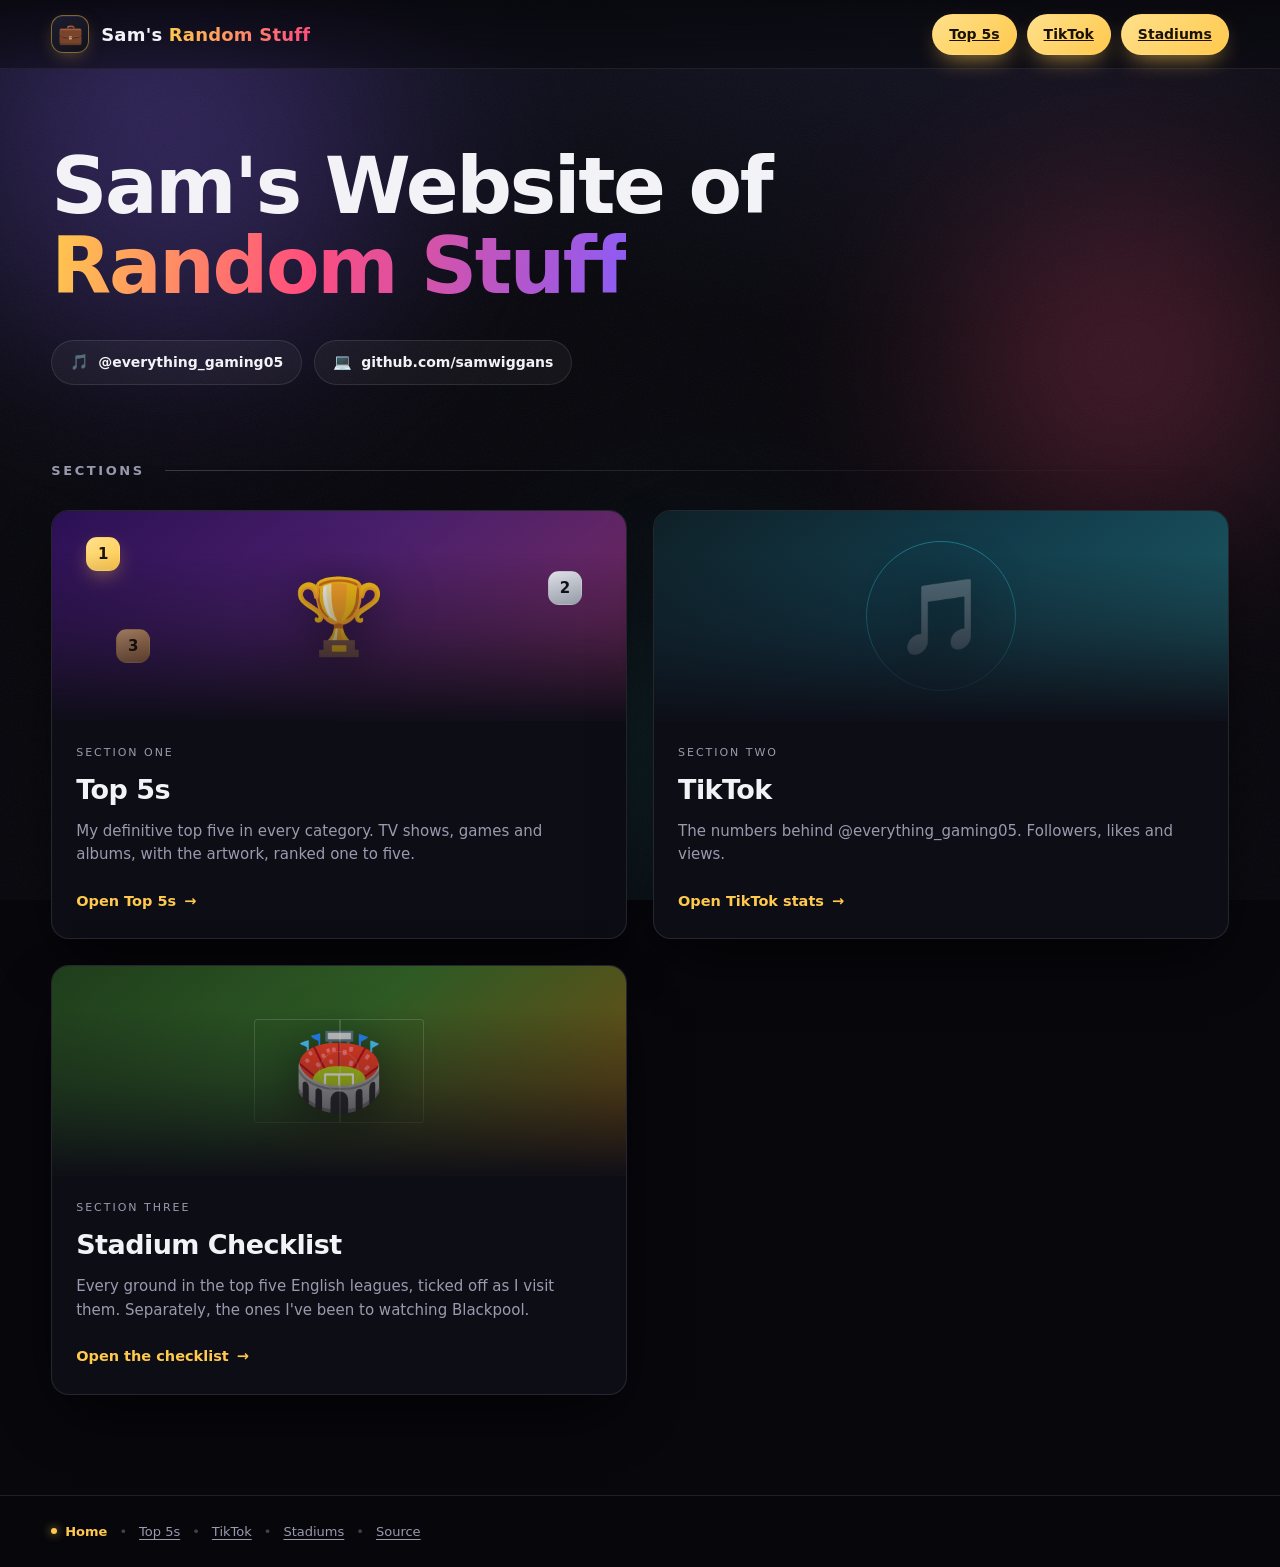
<file: index.html>
<!DOCTYPE html>
<html lang="en">
<head>
<meta charset="UTF-8">
<meta name="viewport" content="width=device-width, initial-scale=1">
<title>Sam's Website of Random Stuff</title>
<meta name="description" content="Sam's website of random stuff — ranked top 5s and TikTok creator stats.">
<script>document.documentElement.classList.add("js");</script>
<link rel="stylesheet" href="css/theme.css">
<link rel="stylesheet" href="css/portfolio.css">
<link rel="icon" href="data:image/svg+xml,<svg xmlns='http://www.w3.org/2000/svg' viewBox='0 0 100 100'><text y='.9em' font-size='90'>💼</text></svg>">
</head>
<body>

<div class="aurora" aria-hidden="true">
  <span class="blob blob-1"></span>
  <span class="blob blob-2"></span>
  <span class="blob blob-3"></span>
  <span class="grain"></span>
</div>

<header class="site-header">
  <div class="wrap header-inner">
    <a class="brand" href="index.html" title="Sam's Website of Random Stuff">
      <span class="brand-mark">💼</span>
      <span class="brand-text">Sam's <em>Random Stuff</em></span>
    </a>
    <div class="header-actions">
      <a class="btn btn-primary" href="top-5s.html">Top 5s</a>
      <a class="btn btn-primary" href="tiktok.html">TikTok</a>
      <a class="btn btn-primary" href="stadiums.html">Stadiums</a>
    </div>
  </div>
</header>

<main>
  <section class="hero wrap">
    <h1 class="hero-title">Sam's Website of<br><span class="grad">Random Stuff</span></h1>
    <div class="hero-links">
      <a class="pill-link" href="https://www.tiktok.com/@everything_gaming05" target="_blank" rel="noopener">
        <span class="pill-ico">🎵</span> @everything_gaming05
      </a>
      <a class="pill-link" href="https://github.com/samwiggans" target="_blank" rel="noopener">
        <span class="pill-ico">💻</span> github.com/samwiggans
      </a>
    </div>
  </section>

  <section class="wrap sections">
    <div class="sections-head">
      <h2 class="sections-title">Sections</h2>
      <div class="cat-rule-line"></div>
    </div>

    <div class="section-grid">

      <a class="section-card reveal" href="top-5s.html">
        <div class="section-art art-top5" aria-hidden="true">
          <span class="art-emoji">🏆</span>
          <span class="art-rank r1">1</span>
          <span class="art-rank r2">2</span>
          <span class="art-rank r3">3</span>
        </div>
        <div class="section-body">
          <span class="section-kicker">Section one</span>
          <h3 class="section-name">Top 5s</h3>
          <p class="section-desc">
            My definitive top five in every category. TV shows, games and albums,
            with the artwork, ranked one to five.
          </p>
          <span class="section-go">Open Top 5s <span class="arrow">&rarr;</span></span>
        </div>
      </a>

      <a class="section-card reveal" href="tiktok.html">
        <div class="section-art art-tiktok" aria-hidden="true">
          <span class="art-emoji">🎵</span>
          <span class="art-pulse"></span>
        </div>
        <div class="section-body">
          <span class="section-kicker">Section two</span>
          <h3 class="section-name">TikTok</h3>
          <p class="section-desc">
            The numbers behind @everything_gaming05. Followers, likes and views.
          </p>
          <span class="section-go">Open TikTok stats <span class="arrow">&rarr;</span></span>
        </div>
      </a>

      <a class="section-card reveal" href="stadiums.html">
        <div class="section-art art-stadiums" aria-hidden="true">
          <span class="art-emoji">🏟️</span>
          <span class="art-pitch"></span>
        </div>
        <div class="section-body">
          <span class="section-kicker">Section three</span>
          <h3 class="section-name">Stadium Checklist</h3>
          <p class="section-desc">
            Every ground in the top five English leagues, ticked off as I visit them.
            Separately, the ones I've been to watching Blackpool.
          </p>
          <span class="section-go">Open the checklist <span class="arrow">&rarr;</span></span>
        </div>
      </a>

    </div>
  </section>
</main>

<footer class="site-footer">
  <div class="wrap footer-inner">
    <span class="current" aria-current="page">Home</span>
    <span class="dot">•</span>
    <a href="top-5s.html">Top 5s</a>
    <span class="dot">•</span>
    <a href="tiktok.html">TikTok</a>
    <span class="dot">•</span>
    <a href="stadiums.html">Stadiums</a>
    <span class="dot">•</span>
    <a href="https://github.com/samwiggans/Sams-Website-of-Random-Stuff" target="_blank" rel="noopener">Source</a>
  </div>
</footer>

<script>
  /* Fade the section cards in as they arrive */
  const io = new IntersectionObserver((entries, obs) => {
    entries.forEach(e => {
      if (e.isIntersecting) { e.target.classList.add("in"); obs.unobserve(e.target); }
    });
  }, { threshold: 0.12 });
  document.querySelectorAll(".reveal").forEach((el, i) => {
    el.style.transitionDelay = i * 90 + "ms";
    io.observe(el);
  });
</script>
</body>
</html>
</file>
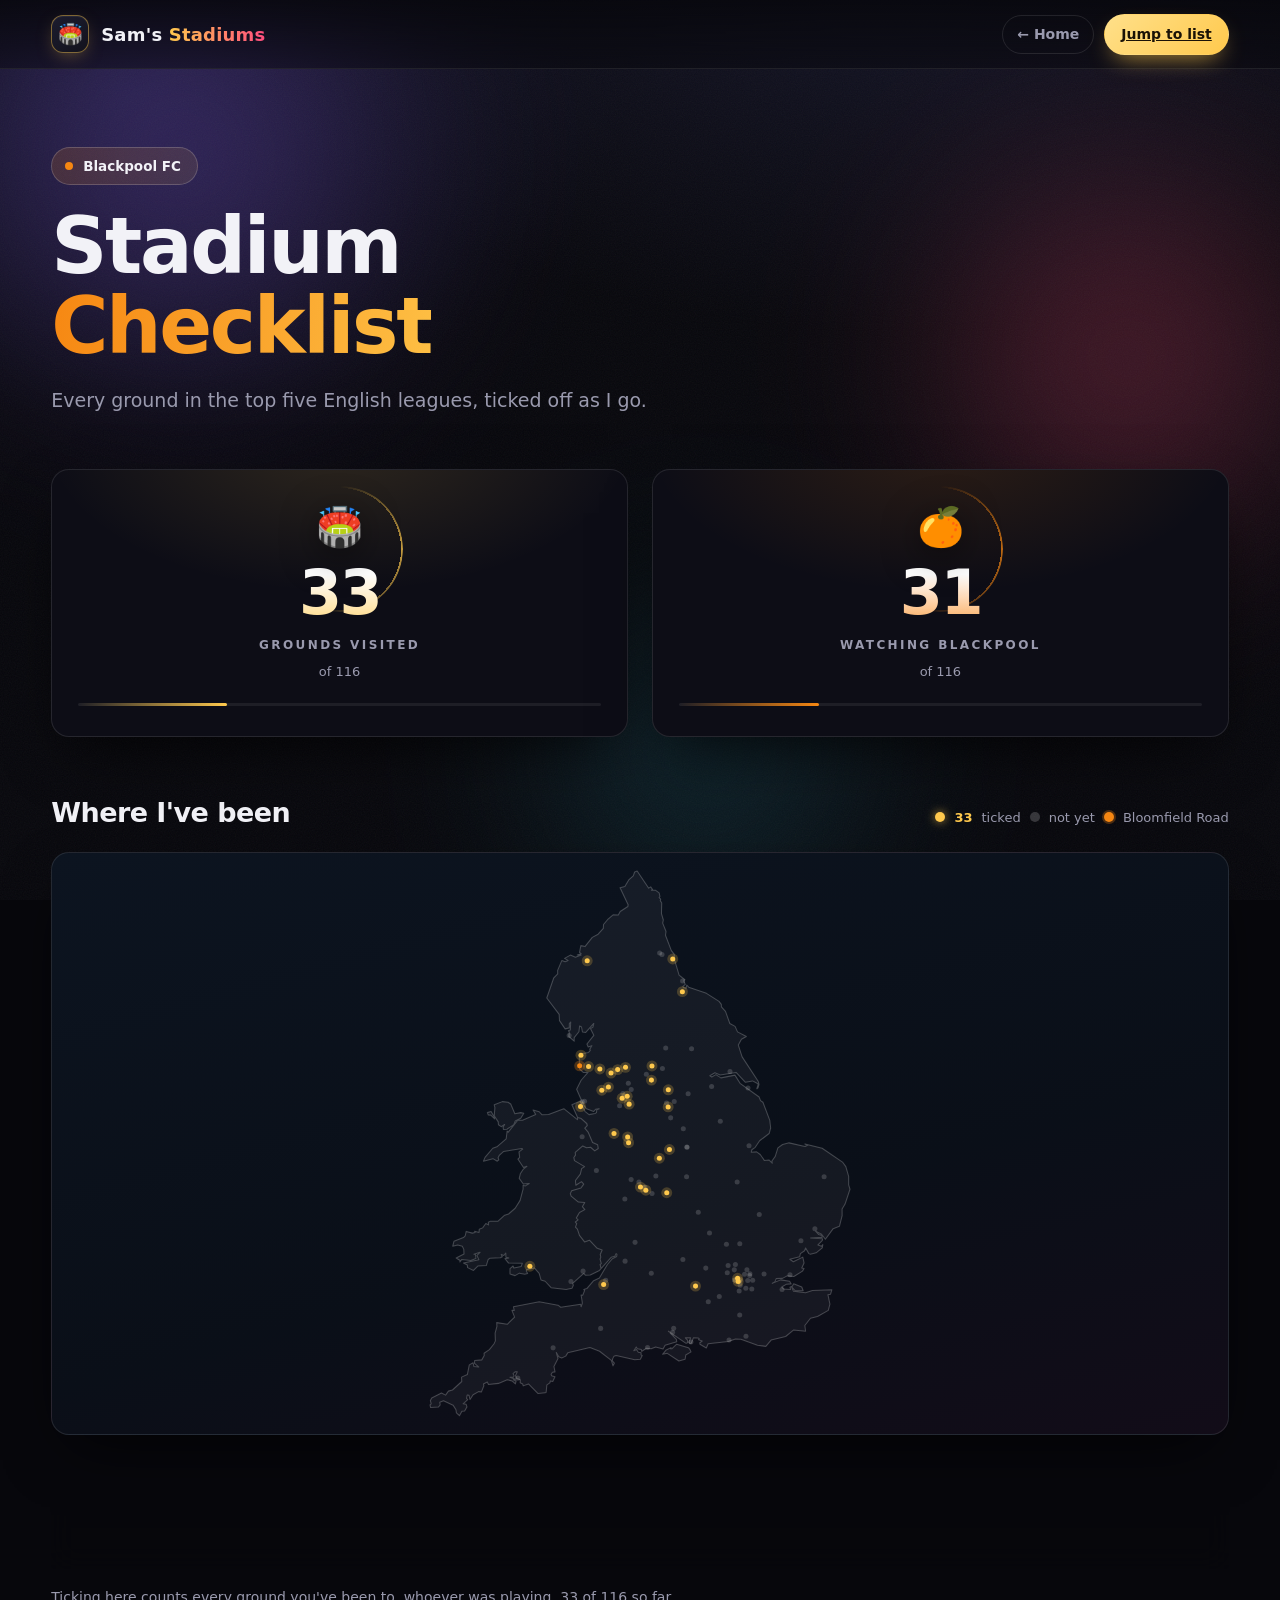
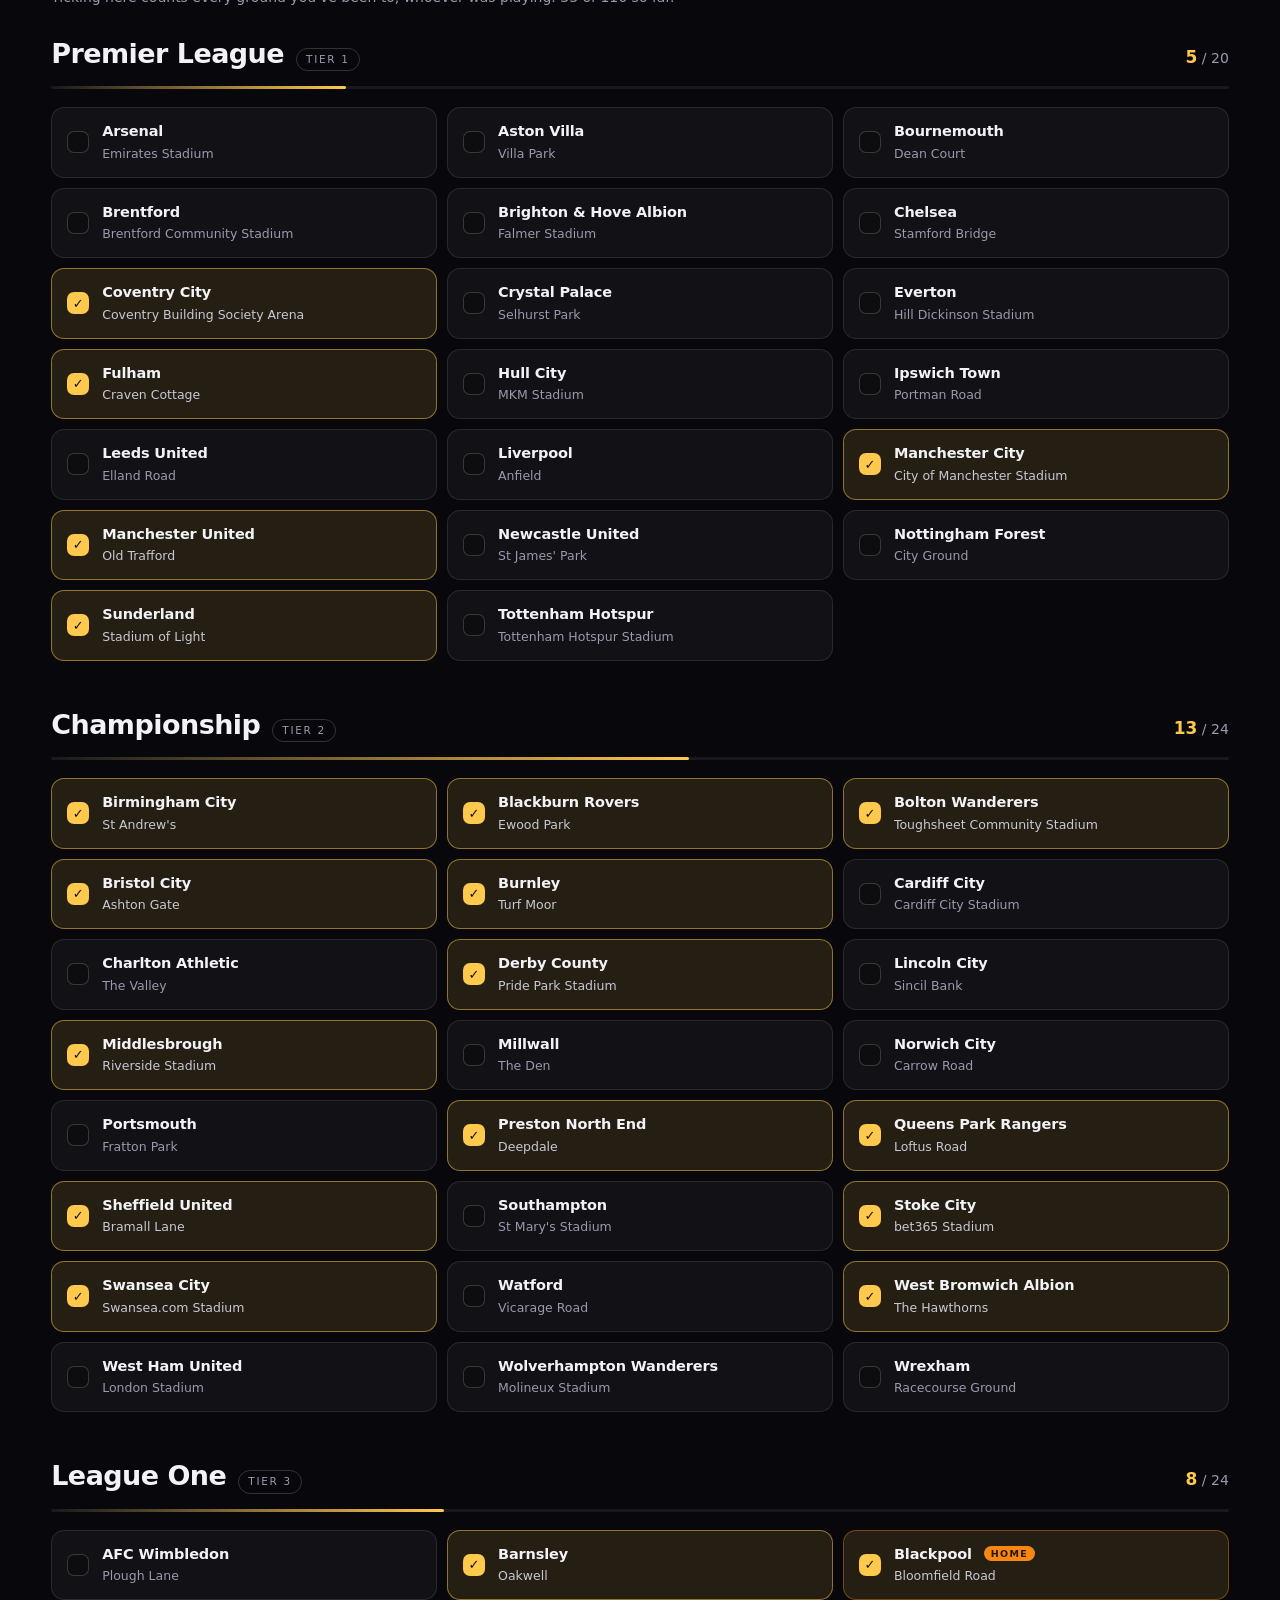
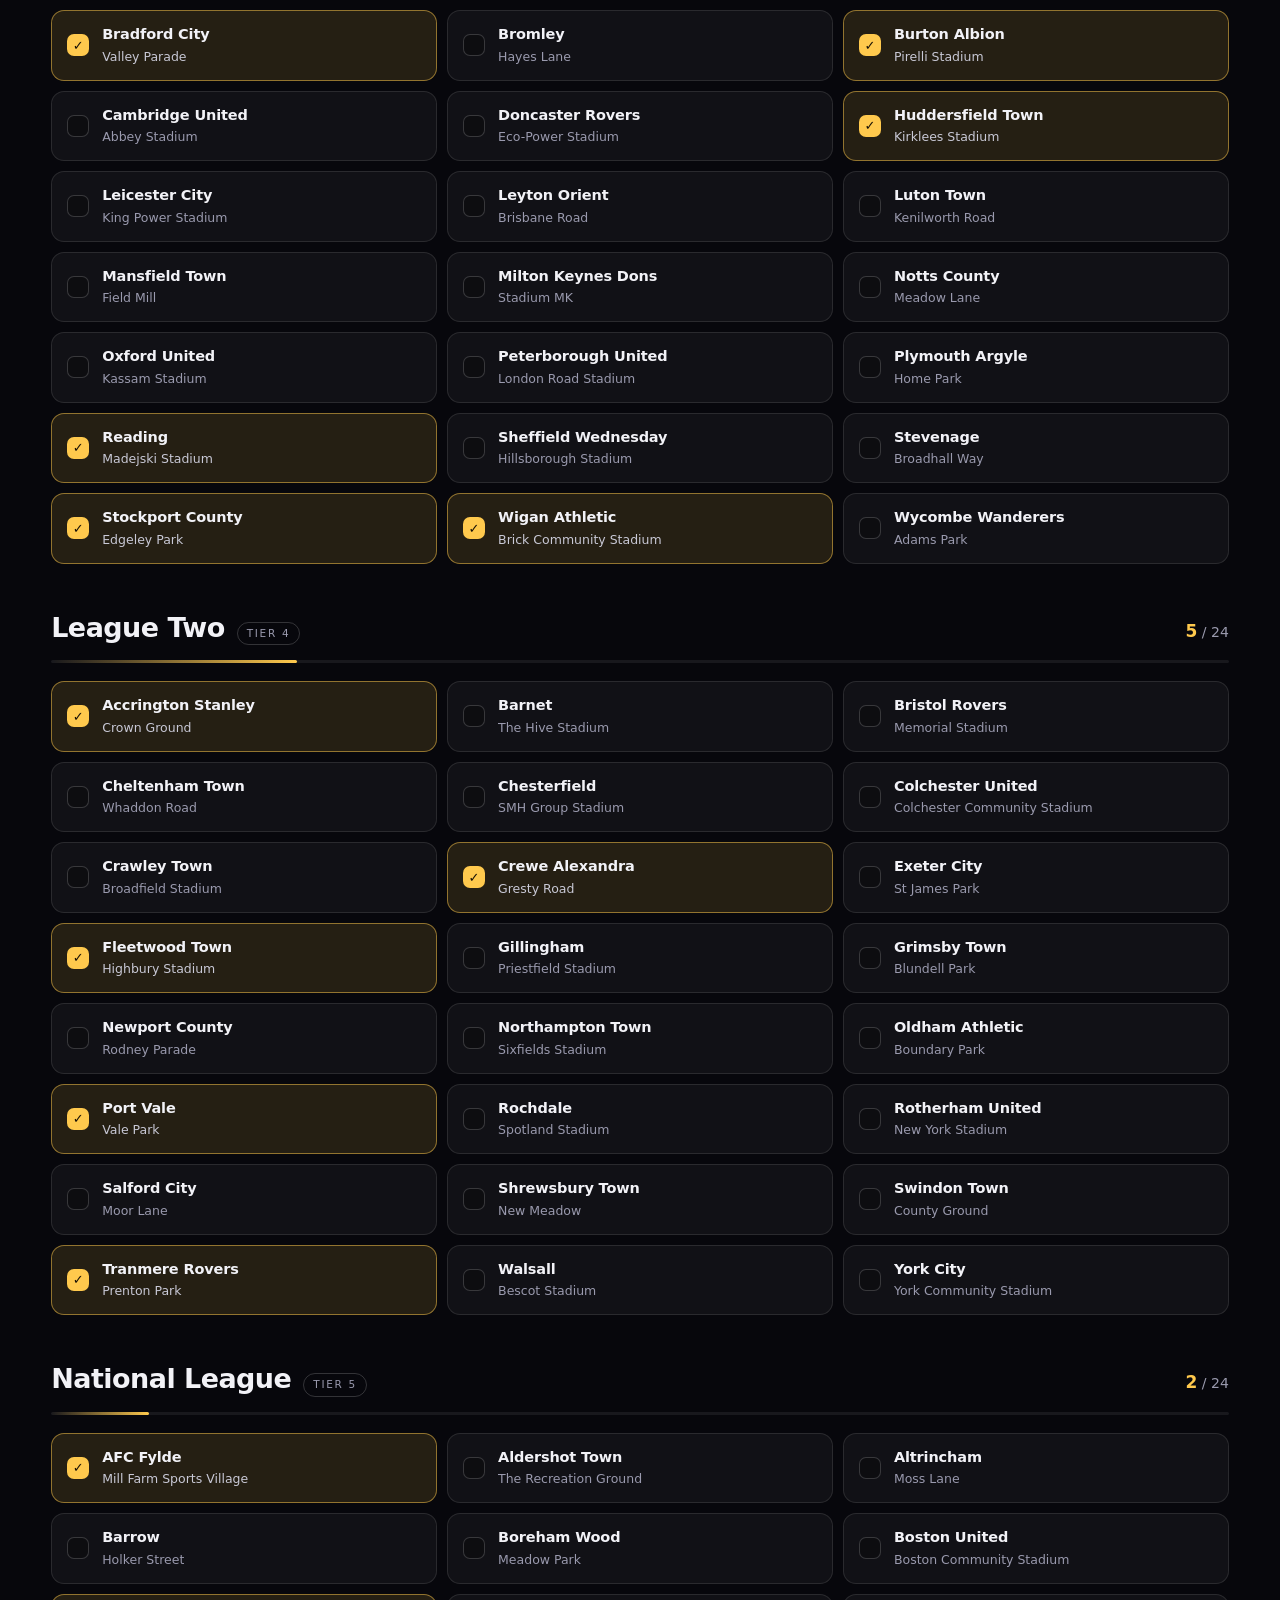
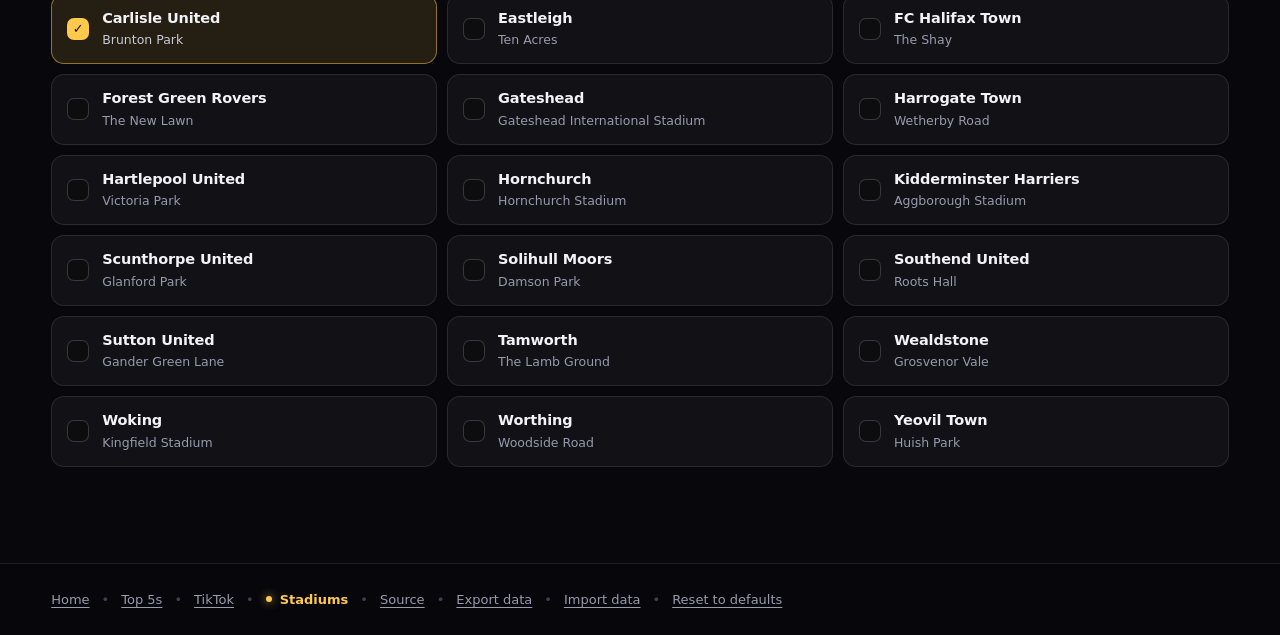
<file: stadiums.html>
<!DOCTYPE html>
<html lang="en">
<head>
<meta charset="UTF-8">
<meta name="viewport" content="width=device-width, initial-scale=1">
<title>Stadium Checklist — Sam's Website of Random Stuff</title>
<meta name="description" content="Tracking every ground visited across the top five English leagues, and every ground visited watching Blackpool.">
<script>document.documentElement.classList.add("js");</script>
<link rel="stylesheet" href="css/theme.css">
<link rel="stylesheet" href="css/stadiums.css">
<link rel="icon" href="data:image/svg+xml,<svg xmlns='http://www.w3.org/2000/svg' viewBox='0 0 100 100'><text y='.9em' font-size='90'>🏟️</text></svg>">
</head>
<body>

<div class="aurora" aria-hidden="true">
  <span class="blob blob-1"></span>
  <span class="blob blob-2"></span>
  <span class="blob blob-3"></span>
  <span class="grain"></span>
</div>

<header class="site-header">
  <div class="wrap header-inner">
    <a class="brand" href="index.html" title="Back to Sam's Website of Random Stuff">
      <span class="brand-mark">🏟️</span>
      <span class="brand-text">Sam's <em>Stadiums</em></span>
    </a>
    <div class="header-actions">
      <a class="back-link" href="index.html">&larr; Home</a>
      <a class="btn btn-primary" href="#leagues">Jump to list</a>
    </div>
  </div>
</header>

<main>
  <section class="hero wrap st-hero">
    <span class="handle-pill">
      <span class="tangerine-dot" aria-hidden="true"></span>
      Blackpool FC
    </span>
    <h1 class="hero-title">Stadium<br><span class="grad-st">Checklist</span></h1>
    <p class="hero-sub">Every ground in the top five English leagues, ticked off as I go.</p>
  </section>

  <section class="wrap stats-section">
    <div class="stats-grid cols-2">

      <article class="stat-card" data-accent="gold">
        <div class="stat-ring" aria-hidden="true"><span class="ring-spin"></span></div>
        <div class="stat-icon" aria-hidden="true">🏟️</div>
        <div class="stat-value" id="statGeneral" data-target="0" data-decimals="0">0</div>
        <div class="stat-label">Grounds visited</div>
        <div class="stat-sub"><span id="subGeneral">of 116</span></div>
        <div class="stat-bar" aria-hidden="true"><span id="barGeneral" style="--fill:0%"></span></div>
      </article>

      <article class="stat-card" data-accent="tangerine">
        <div class="stat-ring" aria-hidden="true"><span class="ring-spin"></span></div>
        <div class="stat-icon" aria-hidden="true">🍊</div>
        <div class="stat-value" id="statBlackpool" data-target="0" data-decimals="0">0</div>
        <div class="stat-label">Watching Blackpool</div>
        <div class="stat-sub"><span id="subBlackpool">of 116</span></div>
        <div class="stat-bar" aria-hidden="true"><span id="barBlackpool" style="--fill:0%"></span></div>
      </article>

    </div>
  </section>

  <section class="wrap map-section">
    <div class="map-head">
      <h2 class="map-title">Where I've been</h2>
      <p class="map-legend">
        <span class="key key-on"></span> <b id="mapCount">0</b> ticked
        <span class="key key-off"></span> not yet
        <span class="key key-home"></span> Bloomfield Road
      </p>
    </div>
    <div class="map-frame">
      <svg id="groundMap" role="img" aria-label="Map of England and Wales showing the grounds visited"></svg>
    </div>
  </section>

  <section class="wrap list-section">

    <div class="list-controls">
      <div class="tabs" role="tablist" aria-label="Which list to tick">
        <button class="tab is-active" role="tab" aria-selected="true"  data-list="general">All grounds</button>
        <button class="tab"           role="tab" aria-selected="false" data-list="blackpool">Watching Blackpool</button>
      </div>
      <div class="list-tools">
        <div class="filters">
          <input type="search" id="search" placeholder="Search club or ground…" aria-label="Search club or ground">
          <label class="switch">
            <input type="checkbox" id="onlyTicked">
            <span>Ticked only</span>
          </label>
        </div>
        <span class="tool-sep" aria-hidden="true"></span>
        <button class="btn btn-small btn-danger-ghost" id="clearBtn" title="Untick everything on the list you're viewing">Clear list</button>
      </div>
    </div>

    <p class="list-hint" id="listHint"></p>

    <div id="leagues" class="leagues"></div>

    <p class="empty-msg" id="emptyMsg" hidden>Nothing matches that search.</p>
  </section>
</main>

<footer class="site-footer">
  <div class="wrap footer-inner">
    <a href="index.html">Home</a>
    <span class="dot">•</span>
    <a href="top-5s.html">Top 5s</a>
    <span class="dot">•</span>
    <a href="tiktok.html">TikTok</a>
    <span class="dot">•</span>
    <span class="current" aria-current="page">Stadiums</span>
    <span class="dot">•</span>
    <a href="https://github.com/samwiggans/Sams-Website-of-Random-Stuff" target="_blank" rel="noopener">Source</a>
    <span class="dot">•</span>
    <button class="linkish" id="exportBtn">Export data</button>
    <span class="dot">•</span>
    <button class="linkish" id="importBtn">Import data</button>
    <span class="dot">•</span>
    <button class="linkish" id="resetBtn">Reset to defaults</button>
    <input type="file" id="importFile" accept="application/json" hidden>
  </div>
</footer>

<!-- stats.js must come before stadiums.js: the checklist calls Stats.set()
     as soon as it paints, and registers the counters' observers first. -->
<script src="js/stadiums-data.js"></script>
<script src="js/stadiums-visited.js"></script>
<script src="js/stadiums-map-data.js"></script>
<script src="js/stadiums-map.js"></script>
<script src="js/stats.js"></script>
<script src="js/stadiums.js"></script>
</body>
</html>
</file>
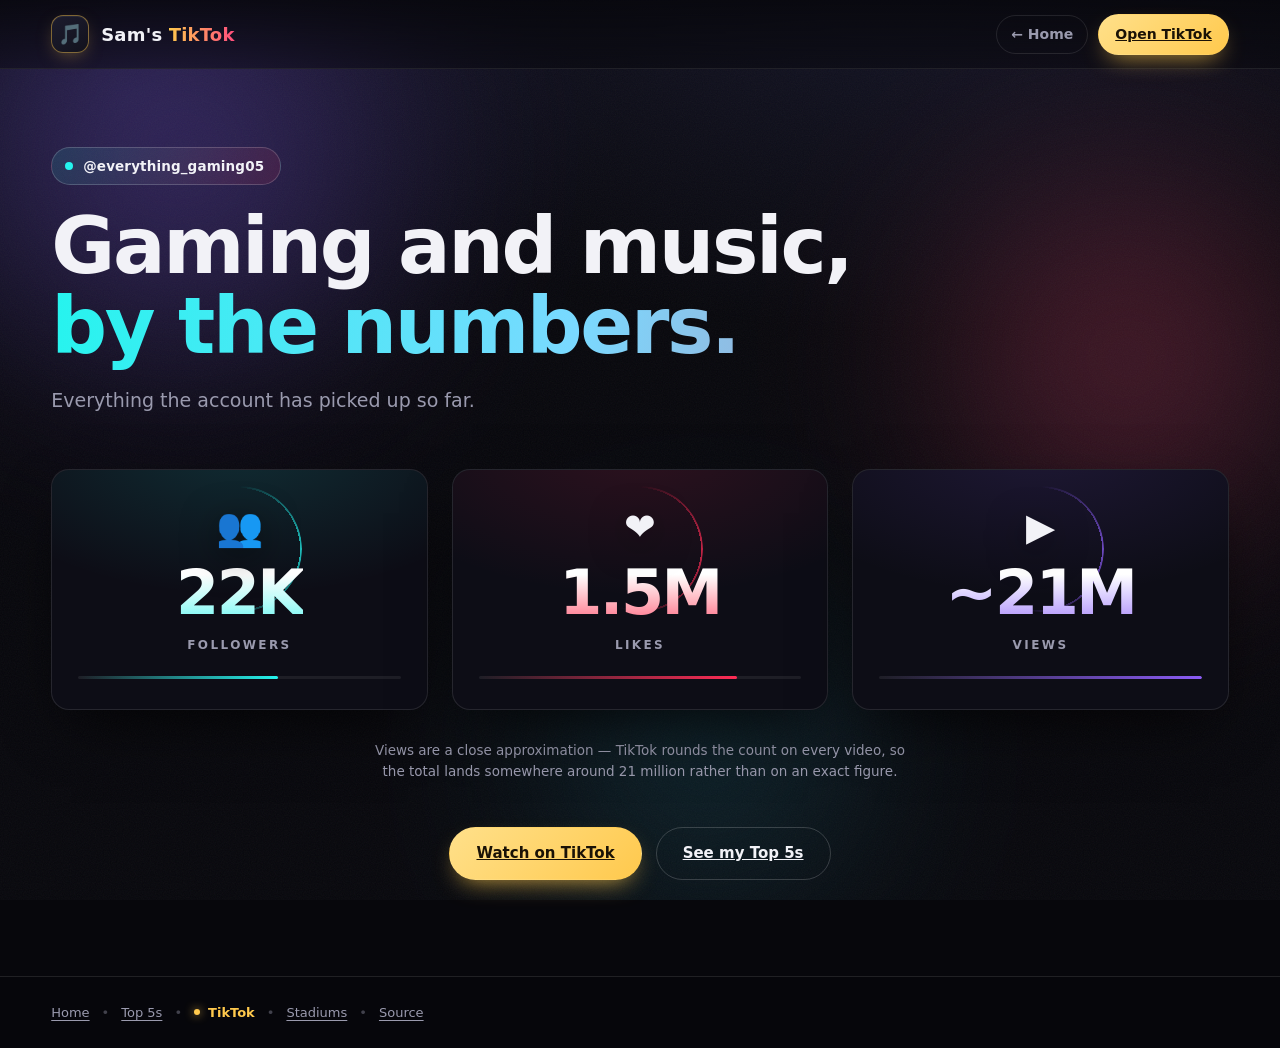
<file: tiktok.html>
<!DOCTYPE html>
<html lang="en">
<head>
<meta charset="UTF-8">
<meta name="viewport" content="width=device-width, initial-scale=1">
<title>TikTok — Sam's Website of Random Stuff</title>
<meta name="description" content="The numbers behind @everything_gaming05 — followers, likes and views.">
<script>document.documentElement.classList.add("js");</script>
<link rel="stylesheet" href="css/theme.css">
<link rel="stylesheet" href="css/tiktok.css">
<link rel="icon" href="data:image/svg+xml,<svg xmlns='http://www.w3.org/2000/svg' viewBox='0 0 100 100'><text y='.9em' font-size='90'>🎵</text></svg>">
</head>
<body>

<div class="aurora" aria-hidden="true">
  <span class="blob blob-1"></span>
  <span class="blob blob-2"></span>
  <span class="blob blob-3"></span>
  <span class="grain"></span>
</div>

<header class="site-header">
  <div class="wrap header-inner">
    <a class="brand" href="index.html" title="Back to Sam's Website of Random Stuff">
      <span class="brand-mark">🎵</span>
      <span class="brand-text">Sam's <em>TikTok</em></span>
    </a>
    <div class="header-actions">
      <a class="back-link" href="index.html">&larr; Home</a>
      <a class="btn btn-primary" href="https://www.tiktok.com/@everything_gaming05" target="_blank" rel="noopener">Open TikTok</a>
    </div>
  </div>
</header>

<main>
  <section class="hero wrap tt-hero">
    <span class="handle-pill">
      <span class="live-dot" aria-hidden="true"></span>
      @everything_gaming05
    </span>
    <h1 class="hero-title">Gaming and music,<br><span class="grad-tt">by the numbers.</span></h1>
    <p class="hero-sub">Everything the account has picked up so far.</p>
  </section>

  <section class="wrap stats-section">
    <div class="stats-grid">

      <article class="stat-card reveal" data-accent="cyan">
        <div class="stat-ring" aria-hidden="true"><span class="ring-spin"></span></div>
        <div class="stat-icon" aria-hidden="true">👥</div>
        <div class="stat-value" data-target="22" data-decimals="0" data-suffix="K">0K</div>
        <div class="stat-label">Followers</div>
        <div class="stat-bar" aria-hidden="true"><span style="--fill:62%"></span></div>
      </article>

      <article class="stat-card reveal" data-accent="red">
        <div class="stat-ring" aria-hidden="true"><span class="ring-spin"></span></div>
        <div class="stat-icon" aria-hidden="true">❤️</div>
        <div class="stat-value" data-target="1.5" data-decimals="1" data-suffix="M">0.0M</div>
        <div class="stat-label">Likes</div>
        <div class="stat-bar" aria-hidden="true"><span style="--fill:80%"></span></div>
      </article>

      <article class="stat-card reveal" data-accent="violet">
        <div class="stat-ring" aria-hidden="true"><span class="ring-spin"></span></div>
        <div class="stat-icon" aria-hidden="true">▶️</div>
        <div class="stat-value" data-target="21" data-decimals="0" data-prefix="~" data-suffix="M">~0M</div>
        <div class="stat-label">Views</div>
        <div class="stat-bar" aria-hidden="true"><span style="--fill:100%"></span></div>
      </article>

    </div>

    <p class="stats-note">
      Views are a close approximation — TikTok rounds the count on every video,
      so the total lands somewhere around 21 million rather than on an exact figure.
    </p>

    <div class="cta-row reveal">
      <a class="btn btn-primary btn-lg" href="https://www.tiktok.com/@everything_gaming05" target="_blank" rel="noopener">
        Watch on TikTok
      </a>
      <a class="btn btn-ghost btn-lg" href="top-5s.html">See my Top 5s</a>
    </div>
  </section>
</main>

<footer class="site-footer">
  <div class="wrap footer-inner">
    <a href="index.html">Home</a>
    <span class="dot">•</span>
    <a href="top-5s.html">Top 5s</a>
    <span class="dot">•</span>
    <span class="current" aria-current="page">TikTok</span>
    <span class="dot">•</span>
    <a href="stadiums.html">Stadiums</a>
    <span class="dot">•</span>
    <a href="https://github.com/samwiggans/Sams-Website-of-Random-Stuff" target="_blank" rel="noopener">Source</a>
  </div>
</footer>

<script src="js/stats.js"></script>
</body>
</html>
</file>
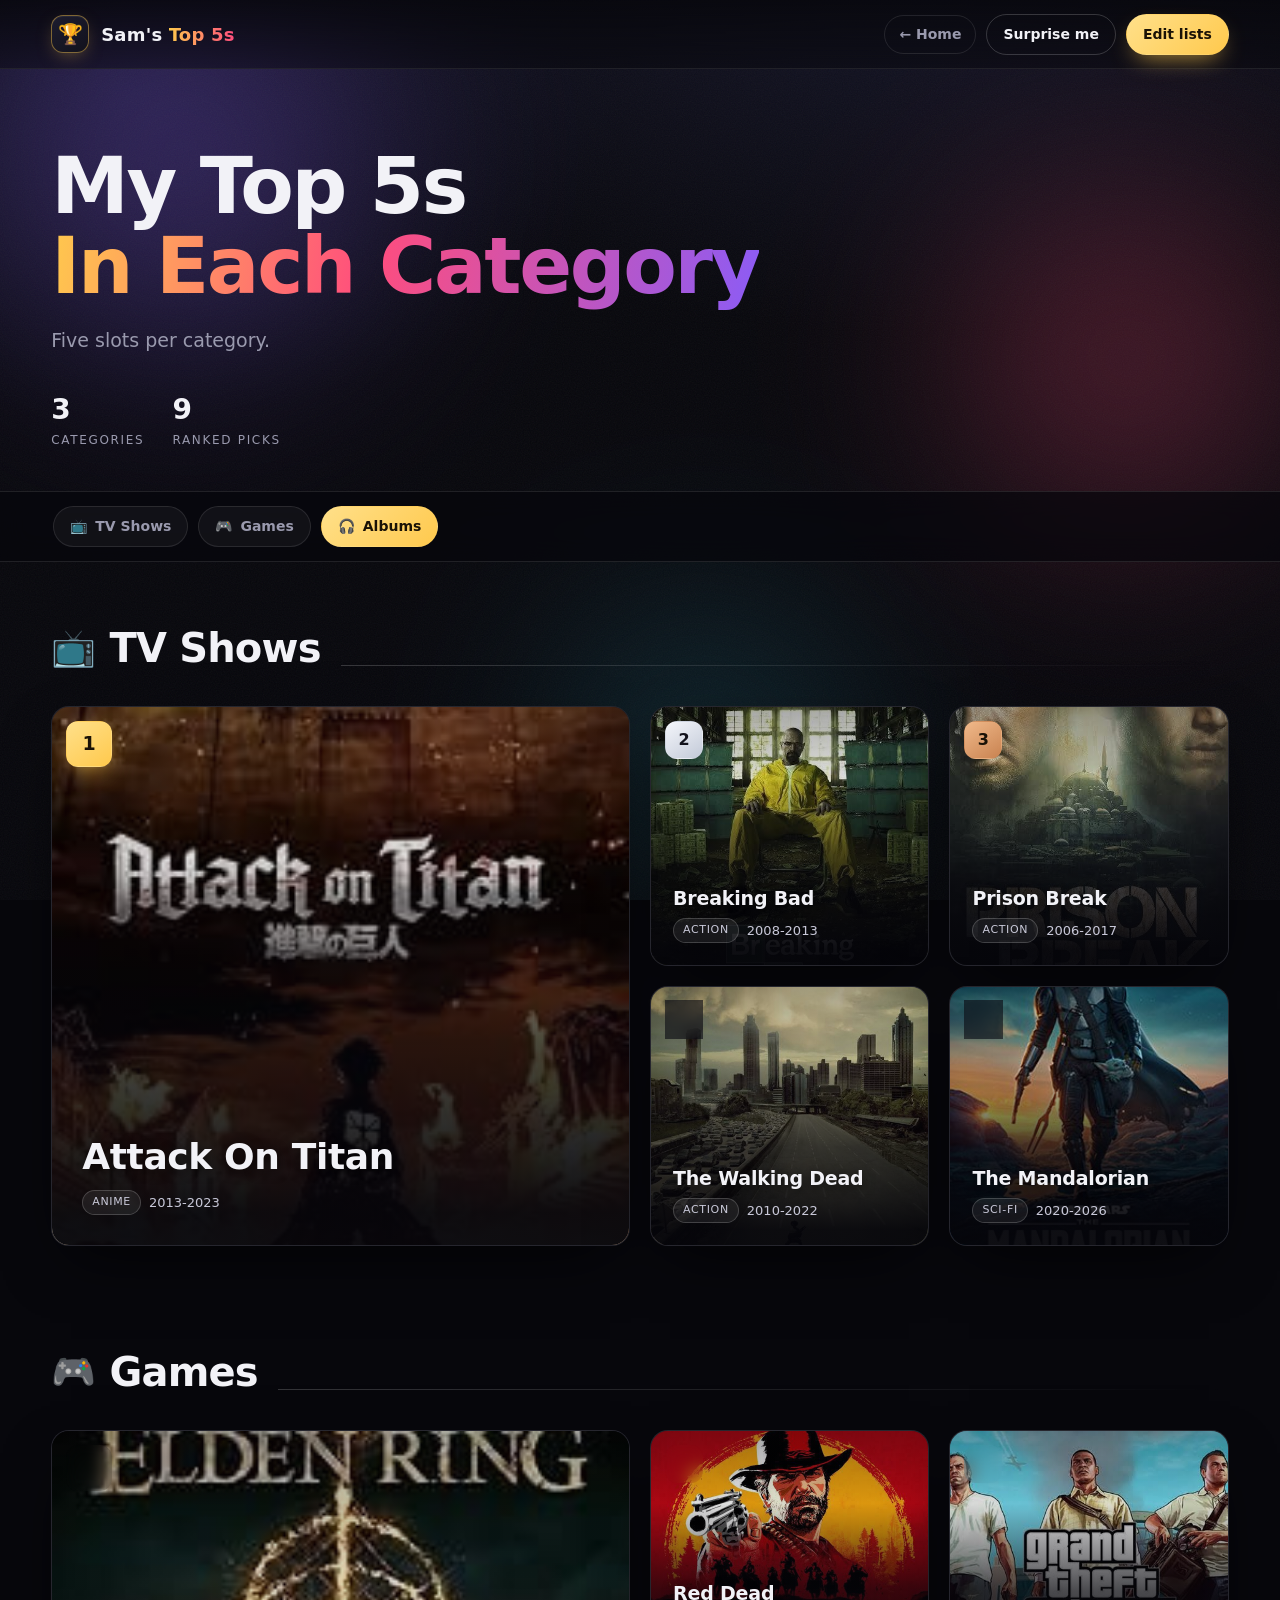
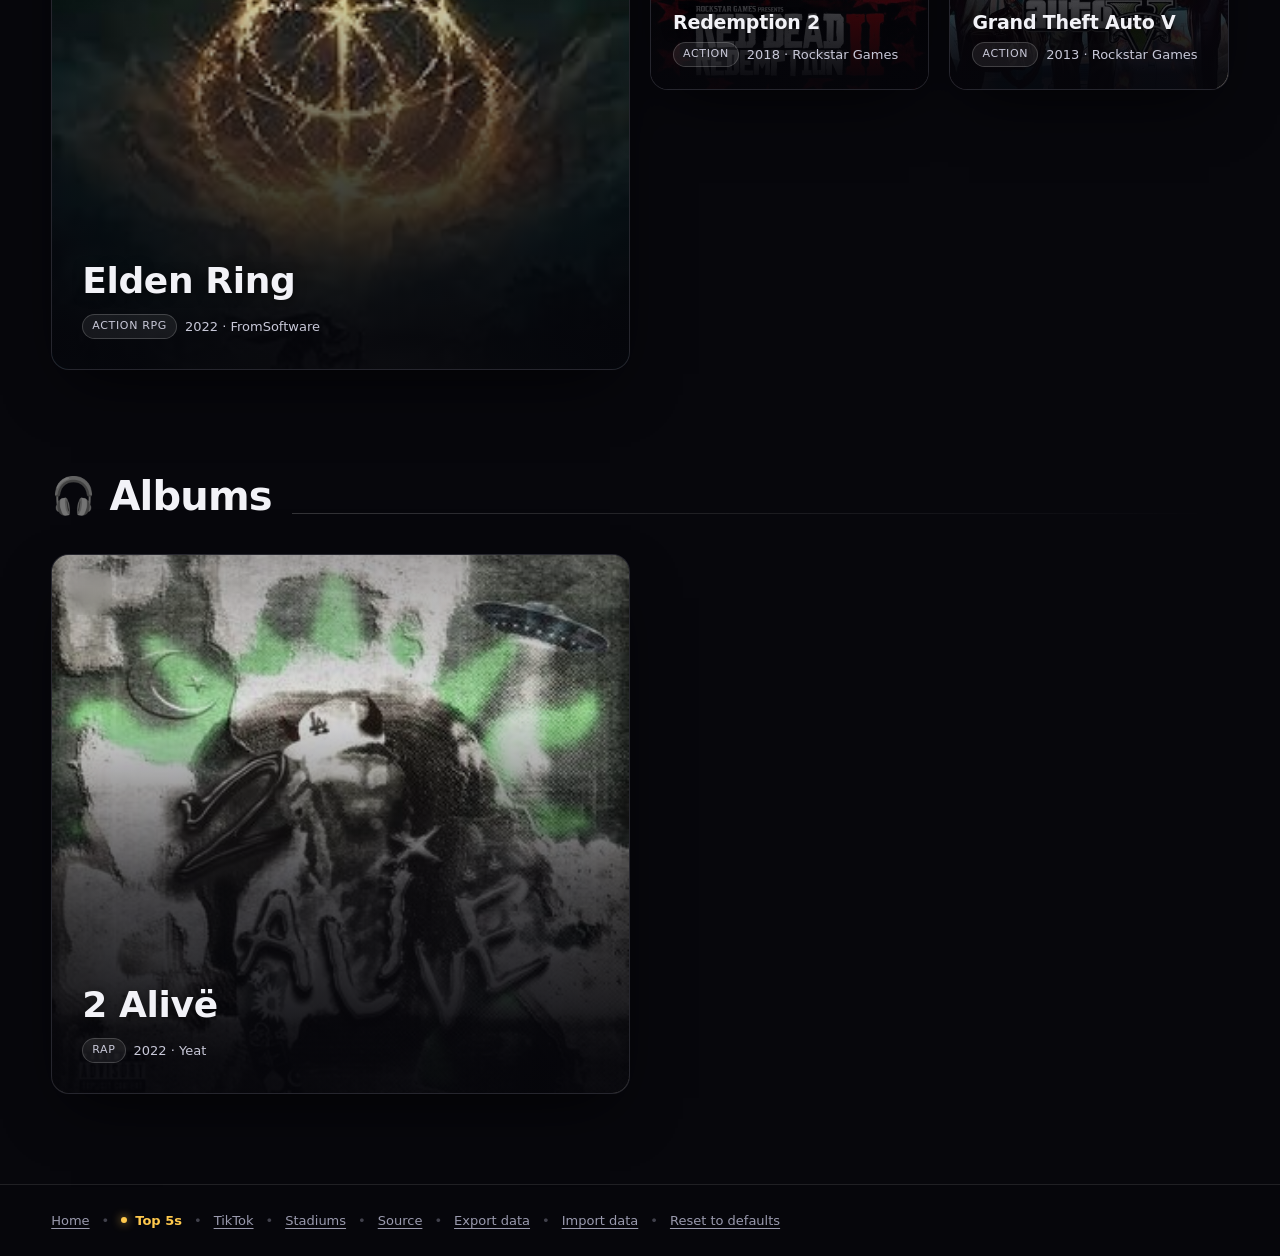
<file: top-5s.html>
<!DOCTYPE html>
<html lang="en">
<head>
<meta charset="UTF-8">
<meta name="viewport" content="width=device-width, initial-scale=1">
<title>Top 5s — Sam's Website of Random Stuff</title>
<script>document.documentElement.classList.add("js");</script>
<link rel="stylesheet" href="css/theme.css">
<link rel="stylesheet" href="css/styles.css">
<link rel="icon" href="data:image/svg+xml,<svg xmlns='http://www.w3.org/2000/svg' viewBox='0 0 100 100'><text y='.9em' font-size='90'>🏆</text></svg>">
</head>
<body>

<div class="aurora" aria-hidden="true">
  <span class="blob blob-1"></span>
  <span class="blob blob-2"></span>
  <span class="blob blob-3"></span>
  <span class="grain"></span>
</div>

<header class="site-header">
  <div class="wrap header-inner">
    <a class="brand" href="index.html" title="Back to Sam's Website of Random Stuff">
      <span class="brand-mark">🏆</span>
      <span class="brand-text">Sam's <em>Top 5s</em></span>
    </a>
    <div class="header-actions">
      <a class="back-link" href="index.html">&larr; Home</a>
      <button class="btn btn-ghost" id="shuffleBtn" title="Jump to a random category">Surprise me</button>
      <button class="btn btn-primary" id="editToggle" title="Add or change your lists">Edit lists</button>
    </div>
  </div>
</header>

<main>
  <section class="hero wrap">
    <h1 class="hero-title">My Top 5s<br><span class="grad">In Each Category</span></h1>
    <p class="hero-sub">Five slots per category.</p>
    <div class="hero-stats" id="heroStats"></div>
  </section>

  <nav class="catbar" id="catbar" aria-label="Categories">
    <div class="wrap catbar-inner">
      <div class="cat-scroll" id="catScroll"></div>
    </div>
  </nav>

  <div class="wrap">
    <div id="listRoot" class="lists"></div>
    <p class="empty-hint" id="emptyHint" hidden>
      Nothing here yet. Hit <strong>Edit lists</strong> up top to add your first category.
    </p>
  </div>
</main>

<footer class="site-footer">
  <div class="wrap footer-inner">
    <a href="index.html">Home</a>
    <span class="dot">•</span>
    <span class="current" aria-current="page">Top 5s</span>
    <span class="dot">•</span>
    <a href="tiktok.html">TikTok</a>
    <span class="dot">•</span>
    <a href="stadiums.html">Stadiums</a>
    <span class="dot">•</span>
    <a href="https://github.com/samwiggans/Sams-Website-of-Random-Stuff" target="_blank" rel="noopener">Source</a>
    <span class="dot">•</span>
    <button class="linkish" id="exportBtn">Export data</button>
    <span class="dot">•</span>
    <button class="linkish" id="importBtn">Import data</button>
    <span class="dot">•</span>
    <button class="linkish" id="resetBtn">Reset to defaults</button>
    <input type="file" id="importFile" accept="application/json" hidden>
  </div>
</footer>

<!-- Lightbox -->
<div class="lightbox" id="lightbox" hidden>
  <button class="lb-close" id="lbClose" aria-label="Close">&times;</button>
  <figure class="lb-figure">
    <img id="lbImg" alt="">
    <figcaption id="lbCap"></figcaption>
  </figure>
</div>

<!-- Edit drawer -->
<aside class="drawer" id="drawer" hidden aria-label="Edit lists">
  <div class="drawer-head">
    <h2>Edit lists</h2>
    <button class="icon-btn" id="drawerClose" aria-label="Close editor">&times;</button>
  </div>
  <div class="drawer-body">
    <div class="field">
      <label for="catSelect">Category</label>
      <div class="row">
        <select id="catSelect"></select>
        <button class="btn btn-small" id="addCatBtn" title="New category">+ New</button>
      </div>
    </div>

    <div class="field">
      <label for="catName">Category name</label>
      <div class="row">
        <input type="text" id="catName" placeholder="e.g. TV Shows">
        <input type="text" id="catEmoji" class="emoji-in" placeholder="📺" maxlength="4" title="Emoji">
      </div>
    </div>

    <div class="slots" id="slots"></div>

    <div class="drawer-actions">
      <button class="btn btn-danger-ghost" id="deleteCatBtn">Delete category</button>
      <button class="btn btn-primary" id="saveBtn">Save changes</button>
    </div>
    <p class="save-note" id="saveNote"></p>
  </div>
</aside>
<div class="drawer-scrim" id="scrim" hidden></div>

<script src="js/data.js"></script>
<script src="js/app.js"></script>
</body>
</html>
</file>
<file: css/theme.css>
/* ===========================================================
   Sam's Website of Random Stuff — shared theme
   Tokens, page shell, header, buttons, footer. Loaded by every
   page; each page then loads its own stylesheet on top.
   =========================================================== */

:root{
  --bg:        #07070c;
  --bg-soft:   #0d0d16;
  --panel:     rgba(255,255,255,.045);
  --panel-2:   rgba(255,255,255,.075);
  --line:      rgba(255,255,255,.10);
  --line-2:    rgba(255,255,255,.18);
  --text:      #f2f2f7;
  --muted:     #9a9aae;
  --gold:      #ffc94d;
  --hot:       #ff4d7d;
  --violet:    #8b5cf6;
  --cyan:      #38e1ff;
  --radius:    18px;
  --shadow:    0 24px 60px -20px rgba(0,0,0,.8);
  --ease:      cubic-bezier(.2,.7,.25,1);
  /* Section accents */
  --tt-cyan:   #25f4ee;
  --tt-red:    #fe2c55;
  --tangerine: #f68712;
}

*{ box-sizing:border-box; }

/* class rules elsewhere would otherwise beat the UA stylesheet's [hidden] */
[hidden]{ display:none !important; }

html{ scroll-behavior:smooth; }

body{
  margin:0;
  background:var(--bg);
  color:var(--text);
  font-family:"Segoe UI", system-ui, -apple-system, "Helvetica Neue", Arial, sans-serif;
  font-size:16px;
  line-height:1.5;
  -webkit-font-smoothing:antialiased;
  overflow-x:hidden;
}

.wrap{ width:min(1180px, 92vw); margin-inline:auto; }

img{ max-width:100%; display:block; }

button{ font:inherit; color:inherit; cursor:pointer; }

/* ---------- Background aurora ---------- */
.aurora{ position:fixed; inset:0; z-index:-1; overflow:hidden; background:
  radial-gradient(1200px 700px at 70% -10%, #16162a 0%, transparent 60%),
  radial-gradient(900px 600px at 10% 10%, #131328 0%, transparent 55%),
  var(--bg); }
.blob{ position:absolute; border-radius:50%; filter:blur(90px); opacity:.35; }
.blob-1{ width:52vw; height:52vw; left:-12vw; top:-14vw; background:radial-gradient(circle, var(--violet), transparent 65%); animation:float1 24s var(--ease) infinite alternate; }
.blob-2{ width:44vw; height:44vw; right:-10vw; top:6vw; background:radial-gradient(circle, var(--hot), transparent 65%); animation:float2 30s var(--ease) infinite alternate; }
.blob-3{ width:40vw; height:40vw; left:35vw; top:55vh; background:radial-gradient(circle, var(--cyan), transparent 65%); opacity:.18; animation:float3 34s var(--ease) infinite alternate; }
.grain{ position:absolute; inset:0; opacity:.05; background-image:url("data:image/svg+xml,%3Csvg xmlns='http://www.w3.org/2000/svg' width='140' height='140'%3E%3Cfilter id='n'%3E%3CfeTurbulence type='fractalNoise' baseFrequency='.85' numOctaves='3'/%3E%3C/filter%3E%3Crect width='100%25' height='100%25' filter='url(%23n)'/%3E%3C/svg%3E"); }
@keyframes float1{ to{ transform:translate3d(6vw,8vh,0) scale(1.15); } }
@keyframes float2{ to{ transform:translate3d(-8vw,12vh,0) scale(1.2); } }
@keyframes float3{ to{ transform:translate3d(10vw,-14vh,0) scale(.85); } }

/* ---------- Header ---------- */
.site-header{
  position:sticky; top:0; z-index:40;
  backdrop-filter:blur(14px);
  background:linear-gradient(to bottom, rgba(7,7,12,.85), rgba(7,7,12,.45));
  border-bottom:1px solid var(--line);
}
.header-inner{ display:flex; align-items:center; justify-content:space-between; gap:16px; height:68px; }
.brand{ display:flex; align-items:center; gap:12px; text-decoration:none; color:var(--text); }
/* Trophy sits on dark with a gold ring — the emoji is gold itself, so a gold
   fill behind it washes out (same reason it reads well in the browser tab). */
.brand-mark{
  display:grid; place-items:center; width:38px; height:38px; border-radius:12px;
  font-size:20px; line-height:1;
  background:linear-gradient(145deg, #1c1c2e, #12121d);
  border:1px solid rgba(255,201,77,.45);
  box-shadow:0 6px 20px -8px rgba(255,201,77,.55), inset 0 1px 0 rgba(255,255,255,.06);
}
.brand-text{ font-weight:700; letter-spacing:.2px; font-size:18px; }
.brand-text em{ font-style:normal; background:linear-gradient(90deg, var(--gold), var(--hot)); -webkit-background-clip:text; background-clip:text; color:transparent; }
.header-actions{ display:flex; align-items:center; gap:10px; }

/* "Portfolio" breadcrumb shown on section pages */
.back-link{
  display:inline-flex; align-items:center; gap:7px; text-decoration:none;
  color:var(--muted); font-size:14px; font-weight:600;
  padding:8px 14px; border-radius:999px; border:1px solid var(--line);
  transition:color .18s var(--ease), border-color .18s var(--ease), transform .18s var(--ease);
}
.back-link:hover{ color:var(--text); border-color:var(--line-2); transform:translateX(-2px); }

/* ---------- Buttons ---------- */
.btn{
  border:1px solid var(--line-2); background:var(--panel); color:var(--text);
  padding:9px 16px; border-radius:999px; font-weight:600; font-size:14px;
  transition:transform .18s var(--ease), background .18s var(--ease), border-color .18s var(--ease);
}
.btn:hover{ transform:translateY(-2px); background:var(--panel-2); border-color:var(--line-2); }
.btn:active{ transform:translateY(0); }
.btn-primary{
  border-color:transparent; color:#1a1206;
  background:linear-gradient(135deg, #ffe08a, var(--gold));
  box-shadow:0 10px 24px -10px rgba(255,201,77,.8);
}
.btn-primary:hover{ background:linear-gradient(135deg, #fff0bd, #ffd469); }
.btn-ghost{ background:transparent; }
.btn-small{ padding:7px 12px; font-size:13px; }
.btn-danger-ghost{ border-color:rgba(255,77,125,.35); color:#ff8fae; background:transparent; }
.btn-danger-ghost:hover{ background:rgba(255,77,125,.12); }
.icon-btn{ background:none; border:0; font-size:28px; line-height:1; color:var(--muted); padding:4px 8px; border-radius:10px; }
.icon-btn:hover{ color:var(--text); background:var(--panel); }
.linkish{ background:none; border:0; color:var(--muted); text-decoration:underline; text-underline-offset:3px; padding:0; font-size:inherit; }
.linkish:hover{ color:var(--text); }

/* ---------- Hero type ---------- */
.hero{ padding:78px 0 42px; }
.hero-title{
  margin:0; font-size:clamp(38px, 7.2vw, 78px); line-height:1.02;
  font-weight:800; letter-spacing:-.03em;
}
.grad{ background:linear-gradient(100deg, var(--gold) 0%, var(--hot) 45%, var(--violet) 100%);
  -webkit-background-clip:text; background-clip:text; color:transparent; }
.hero-sub{ margin:20px 0 0; color:var(--muted); font-size:clamp(15px,1.6vw,19px); max-width:52ch; }
.hero-stats{ display:flex; flex-wrap:wrap; gap:28px; margin-top:34px; }
.stat{ display:flex; flex-direction:column; }
.stat b{ font-size:28px; font-weight:800; letter-spacing:-.02em; }
.stat span{ font-size:12px; letter-spacing:.14em; text-transform:uppercase; color:var(--muted); }

/* ---------- Stat cards ----------
   Used by the TikTok section and the Stadium Checklist. The number
   counts up when the card scrolls into view (js/stats.js). */
.stats-grid{ display:grid; grid-template-columns:repeat(3, 1fr); gap:24px; }
.stats-grid.cols-2{ grid-template-columns:repeat(2, 1fr); }

.stat-card{
  position:relative; overflow:hidden; isolation:isolate;
  border-radius:var(--radius); border:1px solid var(--line);
  background:var(--bg-soft); box-shadow:var(--shadow);
  padding:38px 26px 30px;
  display:flex; flex-direction:column; align-items:center; text-align:center;
  transition:transform .35s var(--ease), border-color .35s var(--ease);
}
.stat-card:hover{ transform:translateY(-8px); }

.stat-card[data-accent="cyan"]     { --accent:var(--tt-cyan); }
.stat-card[data-accent="red"]      { --accent:var(--tt-red); }
.stat-card[data-accent="violet"]   { --accent:var(--violet); }
.stat-card[data-accent="tangerine"]{ --accent:var(--tangerine); }
.stat-card[data-accent="gold"]     { --accent:var(--gold); }
.stat-card:hover{ border-color:color-mix(in srgb, var(--accent) 45%, transparent); }

.stat-card::before{
  content:""; position:absolute; inset:0; z-index:-1;
  background:radial-gradient(420px 220px at 50% -12%, var(--accent), transparent 70%);
  opacity:.14; transition:opacity .35s var(--ease);
}
.stat-card:hover::before{ opacity:.26; }

.stat-ring{
  position:absolute; top:16px; left:50%; translate:-50% 0;
  width:126px; height:126px; border-radius:50%;
  display:grid; place-items:center; z-index:-1; opacity:.75;
}
.ring-spin{
  position:absolute; inset:0; border-radius:50%;
  background:conic-gradient(from 0deg, transparent 0deg, var(--accent) 90deg, transparent 200deg);
  -webkit-mask:radial-gradient(farthest-side, transparent calc(100% - 2px), #000 calc(100% - 2px));
          mask:radial-gradient(farthest-side, transparent calc(100% - 2px), #000 calc(100% - 2px));
  animation:spin 6s linear infinite;
}
@keyframes spin{ to{ transform:rotate(360deg); } }

.stat-icon{
  font-size:38px; line-height:1; margin-bottom:16px;
  filter:drop-shadow(0 8px 18px rgba(0,0,0,.5));
  transition:transform .4s var(--ease);
}
.stat-card:hover .stat-icon{ transform:translateY(-3px) scale(1.08); }

.stat-value{
  font-size:clamp(42px, 6vw, 62px); font-weight:800; letter-spacing:-.04em; line-height:1;
  font-variant-numeric:tabular-nums;
  background:linear-gradient(180deg, #fff 20%, color-mix(in srgb, var(--accent) 70%, #fff));
  -webkit-background-clip:text; background-clip:text; color:transparent;
}
.stat-label{
  margin-top:12px; font-size:12px; font-weight:700;
  letter-spacing:.2em; text-transform:uppercase; color:var(--muted);
}
.stat-sub{ margin-top:8px; font-size:13px; color:var(--muted); }

.stat-bar{
  margin-top:22px; width:100%; height:3px; border-radius:999px;
  background:rgba(255,255,255,.07); overflow:hidden;
}
.stat-bar span{
  display:block; height:100%; width:0; border-radius:999px;
  background:linear-gradient(90deg, transparent, var(--accent));
  transition:width 1.4s var(--ease) .25s;
}
.stat-card.in .stat-bar span{ width:var(--fill); }

@media (max-width:860px){
  .stats-grid, .stats-grid.cols-2{ grid-template-columns:1fr; gap:18px; }
  .stat-card{ padding:32px 22px 26px; }
  .stat-ring{ width:110px; height:110px; }
}
@media (max-width:560px){
  .stat-value{ font-size:44px; }
}
@media (prefers-reduced-motion:reduce){
  .ring-spin{ animation:none !important; }
  .stat-bar span{ transition:none; }
}

/* ---------- Footer ---------- */
.site-footer{ border-top:1px solid var(--line); background:rgba(7,7,12,.6); }
.footer-inner{ display:flex; flex-wrap:wrap; align-items:center; gap:12px; padding:26px 0; color:var(--muted); font-size:13px; }
.dot{ opacity:.4; }
.site-footer a{ color:var(--muted); text-decoration:underline; text-underline-offset:3px; }
.site-footer a:hover{ color:var(--text); }
/* The page you're on: unlinked, gold, with a lit dot in front of it */
.footer-inner .current{
  display:inline-flex; align-items:center; gap:8px;
  color:var(--gold); font-weight:700;
}
.footer-inner .current::before{
  content:""; width:6px; height:6px; border-radius:50%;
  background:var(--gold); box-shadow:0 0 10px rgba(255,201,77,.85);
}

/* ---------- Reveal animation ----------
   Scoped to html.js so that if scripting is blocked or a script throws, the
   content is simply visible rather than stuck at opacity 0 forever. */
html.js .reveal{ opacity:0; transform:translateY(26px); transition:opacity .7s var(--ease), transform .7s var(--ease); }
html.js .reveal.in{ opacity:1; transform:none; }

/* ---------- Responsive ---------- */
@media (max-width:900px){
  .header-inner{ height:64px; }
}
@media (max-width:620px){
  .header-actions{ gap:7px; }
  .header-actions .btn{ padding:7px 11px; font-size:12.5px; }
}
/* Home carries three section buttons; below this the wordmark has to go
   so they still fit alongside the logo. */
@media (max-width:430px){
  .brand-text{ display:none; }
}
@media (max-width:560px){
  .header-inner{ height:58px; }
  .brand{ gap:9px; }
  .brand-mark{ width:32px; height:32px; font-size:16px; border-radius:10px; }
  .brand-text{ font-size:15px; white-space:nowrap; }
  .back-link{ padding:7px 11px; font-size:13px; }
  .hero{ padding:52px 0 30px; }
  .hero-stats{ gap:26px; }
  .stat b{ font-size:24px; }
}

@media (prefers-reduced-motion:reduce){
  *{ animation-duration:.01ms !important; transition-duration:.01ms !important; }
  html{ scroll-behavior:auto; }
  .reveal{ opacity:1; transform:none; }
}
</file>
<file: css/portfolio.css>
/* ===========================================================
   Portfolio home — page-specific styles
   Shared shell lives in theme.css.
   =========================================================== */

/* ---------- Hero links ---------- */
.hero-links{ display:flex; flex-wrap:wrap; gap:12px; margin-top:34px; }
.pill-link{
  display:inline-flex; align-items:center; gap:9px;
  padding:10px 18px; border-radius:999px; text-decoration:none;
  font-size:14px; font-weight:600; color:var(--text);
  border:1px solid var(--line); background:var(--panel);
  transition:transform .18s var(--ease), border-color .18s var(--ease), background .18s var(--ease);
}
.pill-link:hover{ transform:translateY(-2px); border-color:var(--line-2); background:var(--panel-2); }
.pill-ico{ font-size:15px; }

/* ---------- Sections ---------- */
.sections{ padding:34px 0 100px; }
.sections-head{ display:flex; align-items:center; gap:20px; margin-bottom:30px; }
.sections-title{
  margin:0; font-size:13px; font-weight:700; letter-spacing:.2em;
  text-transform:uppercase; color:var(--muted);
}
.cat-rule-line{ flex:1; height:1px; background:linear-gradient(90deg, var(--line-2), transparent); }

.section-grid{ display:grid; grid-template-columns:repeat(2, 1fr); gap:26px; }

.section-card{
  position:relative; display:flex; flex-direction:column; overflow:hidden;
  border-radius:var(--radius); border:1px solid var(--line);
  background:var(--bg-soft); box-shadow:var(--shadow);
  text-decoration:none; color:var(--text);
  transition:transform .3s var(--ease), border-color .3s var(--ease);
}
a.section-card:hover{ transform:translateY(-7px); border-color:rgba(255,201,77,.4); }

/* Artwork panel at the top of each card */
.section-art{
  position:relative; height:210px; overflow:hidden;
  display:grid; place-items:center;
}
.art-top5{ background:linear-gradient(140deg, #2b1055 0%, #4a1f6b 45%, #7b2d5e 100%); }
.art-tiktok{ background:linear-gradient(140deg, #0f2027 0%, #123b4a 45%, #1d5c66 100%); }
.art-stadiums{ background:linear-gradient(140deg, #1f3d1c 0%, #2e5a24 45%, #7a4a12 100%); }

/* Faint pitch markings behind the stadium emoji */
.art-pitch{
  position:absolute; width:170px; height:104px;
  border:1.5px solid rgba(255,255,255,.16); border-radius:3px;
}
.art-pitch::before{
  content:""; position:absolute; left:50%; top:0; bottom:0; width:1.5px;
  background:rgba(255,255,255,.16);
}
.art-pitch::after{
  content:""; position:absolute; left:50%; top:50%; translate:-50% -50%;
  width:38px; height:38px; border:1.5px solid rgba(255,255,255,.16); border-radius:50%;
}
.section-art::after{
  content:""; position:absolute; inset:0;
  background:linear-gradient(to top, rgba(13,13,22,.95) 2%, rgba(13,13,22,.35) 45%, transparent 80%);
}
.art-emoji{
  font-size:74px; line-height:1; filter:drop-shadow(0 10px 26px rgba(0,0,0,.55));
  transition:transform .45s var(--ease);
}
a.section-card:hover .art-emoji{ transform:scale(1.09) rotate(-4deg); }

/* Floating rank chips on the Top 5s artwork */
.art-rank{
  position:absolute; display:grid; place-items:center;
  width:34px; height:34px; border-radius:11px;
  font-weight:800; font-size:15px; color:#fff;
  background:rgba(10,10,18,.55); border:1px solid var(--line-2);
  backdrop-filter:blur(6px);
}
.art-rank.r1{ top:26px; left:34px; color:#1a1206; border-color:transparent;
  background:linear-gradient(145deg,#ffe08a,var(--gold)); box-shadow:0 8px 22px -8px rgba(255,201,77,.9); }
.art-rank.r2{ top:60px; right:44px; color:#12121c; border-color:transparent;
  background:linear-gradient(145deg,#f4f6fb,#c3cad8); }
.art-rank.r3{ bottom:58px; left:64px; color:#1a1206; border-color:transparent;
  background:linear-gradient(145deg,#f0b98a,#c98351); }

/* Soft pulse behind the TikTok note */
.art-pulse{
  position:absolute; width:150px; height:150px; border-radius:50%;
  border:1px solid rgba(56,225,255,.35);
  animation:pulse 3.4s var(--ease) infinite;
}
@keyframes pulse{
  0%   { transform:scale(.7); opacity:.9; }
  100% { transform:scale(1.5); opacity:0; }
}

.section-body{ padding:24px 24px 26px; display:flex; flex-direction:column; gap:8px; flex:1; }
.section-kicker{
  font-size:11px; letter-spacing:.18em; text-transform:uppercase; color:var(--muted);
}
.section-name{ margin:0; font-size:27px; font-weight:800; letter-spacing:-.02em; }
.section-desc{ margin:2px 0 0; color:var(--muted); font-size:15px; line-height:1.55; }
.section-go{
  margin-top:auto; padding-top:16px; font-weight:700; font-size:14.5px; color:var(--gold);
  display:inline-flex; align-items:center; gap:8px;
}
.arrow{ transition:transform .25s var(--ease); }
a.section-card:hover .arrow{ transform:translateX(5px); }

/* The not-yet-built card reads as inert rather than broken */
.section-card.is-soon{ opacity:.86; }
.section-card.is-soon .section-go.soon{
  color:var(--muted); font-weight:600;
  padding:5px 12px; border-radius:999px; align-self:flex-start;
  border:1px dashed var(--line-2); margin-top:auto;
}

/* ---------- Responsive ---------- */
@media (max-width:780px){
  .section-grid{ grid-template-columns:1fr; gap:20px; }
  .section-art{ height:180px; }
  .art-emoji{ font-size:62px; }
}
@media (max-width:560px){
  .sections{ padding:24px 0 72px; }
  .section-name{ font-size:23px; }
  .hero-links{ gap:9px; }
  .pill-link{ padding:9px 14px; font-size:13px; }
}
</file>
<file: css/stadiums.css>
/* ===========================================================
   Stadium Checklist — page-specific styles
   Shared shell and stat cards live in theme.css.
   =========================================================== */

/* Whichever list you're ticking sets the accent for the rows:
   gold for grounds in general, tangerine for Blackpool. */
body{ --list-accent:var(--gold); }
body[data-list="blackpool"]{ --list-accent:var(--tangerine); }

/* ---------- Hero ---------- */
.st-hero{ padding-bottom:34px; }

.handle-pill{
  display:inline-flex; align-items:center; gap:10px;
  padding:8px 16px 8px 13px; margin-bottom:22px;
  border-radius:999px; font-size:13.5px; font-weight:600;
  color:var(--text); border:1px solid var(--line-2);
  background:linear-gradient(120deg, rgba(246,135,18,.16), rgba(255,201,77,.10));
}
.tangerine-dot{
  width:8px; height:8px; border-radius:50%; background:var(--tangerine);
  animation:tangerinePulse 2.4s var(--ease) infinite;
}
@keyframes tangerinePulse{
  0%   { box-shadow:0 0 0 0 rgba(246,135,18,.65); }
  70%  { box-shadow:0 0 0 11px rgba(246,135,18,0); }
  100% { box-shadow:0 0 0 0 rgba(246,135,18,0); }
}

.grad-st{
  background:linear-gradient(100deg, var(--tangerine) 0%, var(--gold) 55%, #ffd9a0 100%);
  background-size:220% 100%;
  -webkit-background-clip:text; background-clip:text; color:transparent;
  animation:sweep 9s var(--ease) infinite alternate;
}
@keyframes sweep{ to{ background-position:100% 0; } }

.stats-section{ padding:20px 0 46px; }

/* ---------- Map ---------- */
.map-section{ padding:10px 0 54px; }
.map-head{ display:flex; align-items:baseline; justify-content:space-between; gap:18px; flex-wrap:wrap; margin-bottom:18px; }
.map-title{ margin:0; font-size:clamp(20px,2.6vw,27px); font-weight:800; letter-spacing:-.02em; }
.map-legend{ margin:0; display:flex; align-items:center; gap:9px; font-size:13px; color:var(--muted); flex-wrap:wrap; }
.map-legend b{ color:var(--list-accent); }
.key{ width:10px; height:10px; border-radius:50%; display:inline-block; }
.key-on{ background:var(--list-accent); box-shadow:0 0 10px color-mix(in srgb, var(--list-accent) 70%, transparent); }
.key-off{ background:rgba(255,255,255,.18); }
.key-home{ background:var(--tangerine); box-shadow:0 0 0 2px rgba(246,135,18,.28); }

.map-frame{
  border:1px solid var(--line); border-radius:var(--radius);
  background:linear-gradient(165deg, #0c1420 0%, #0a0f18 60%, #120c18 100%);
  box-shadow:var(--shadow);
  padding:18px; display:grid; place-items:center;
}
#groundMap{ width:100%; max-width:420px; height:auto; overflow:visible; }

.map-land{
  fill:rgba(255,255,255,.045);
  stroke:rgba(255,255,255,.22);
  stroke-width:2.5;
  stroke-linejoin:round;
}

.map-pin{ cursor:default; }
.pin-dot{
  fill:rgba(255,255,255,.16);
  transition:fill .35s var(--ease), r .25s var(--ease);
}
.pin-halo{ fill:transparent; transition:fill .35s var(--ease); }

.map-pin.is-ticked .pin-dot{ fill:var(--list-accent); }
.map-pin.is-ticked .pin-halo{ fill:color-mix(in srgb, var(--list-accent) 22%, transparent); }
.map-pin.is-ticked.is-home .pin-dot{ fill:var(--tangerine); }
.map-pin.is-ticked.is-home .pin-halo{ fill:rgba(246,135,18,.28); }

.map-pin:hover .pin-dot, .map-pin:focus .pin-dot{ r:9; fill:#fff; }
.map-pin:focus{ outline:none; }
.map-pin:focus .pin-halo{ fill:rgba(255,255,255,.3); }

/* The one pin that always stands out */
.map-pin.is-home .pin-dot{ fill:rgba(246,135,18,.45); }

@media (max-width:560px){
  .map-frame{ padding:12px; }
  #groundMap{ max-width:300px; }
}

/* ---------- Controls ---------- */
.list-section{ padding-bottom:96px; }

.list-controls{
  position:sticky; top:68px; z-index:20;
  display:flex; flex-wrap:wrap; align-items:center; justify-content:space-between;
  gap:14px; padding:14px 20px;
  background:rgba(7,7,12,.86); backdrop-filter:blur(14px);
  border-bottom:1px solid var(--line);
}

.tabs{ display:flex; gap:8px; background:var(--panel); padding:5px; border-radius:999px; border:1px solid var(--line); }
.tab{
  border:0; background:none; color:var(--muted);
  padding:9px 18px; border-radius:999px; font-size:14px; font-weight:600;
  transition:color .2s var(--ease), background .2s var(--ease);
}
.tab:hover{ color:var(--text); }
.tab.is-active{ color:#1a1206; background:linear-gradient(135deg,#ffe08a,var(--gold)); }
body[data-list="blackpool"] .tab.is-active{
  color:#2a1400; background:linear-gradient(135deg,#ffb257,var(--tangerine));
}

/* Search and the filter toggle belong together; "Clear list" is a different
   kind of thing, so it gets a divider and room of its own. */
.list-tools{ display:flex; align-items:center; gap:16px; }
.filters{ display:flex; align-items:center; gap:14px; }
.tool-sep{ width:1px; height:24px; background:var(--line); flex:0 0 auto; }
#search{
  width:min(280px, 52vw); padding:10px 14px; border-radius:999px; font-size:14px;
  background:#12121d; color:var(--text); border:1px solid var(--line-2);
}
#search:focus{ outline:none; border-color:var(--list-accent); }
.switch{ display:inline-flex; align-items:center; gap:8px; font-size:13.5px; color:var(--muted); cursor:pointer; white-space:nowrap; }
.switch input{ accent-color:var(--list-accent); width:16px; height:16px; cursor:pointer; }
.switch:hover{ color:var(--text); }

.list-hint{ margin:18px 0 26px; color:var(--muted); font-size:14px; }

/* ---------- Leagues ---------- */
/* Header's "Jump to list" lands below the sticky controls, not under them */
.leagues{ display:flex; flex-direction:column; gap:44px; scroll-margin-top:150px; }
.league-head{ display:flex; align-items:baseline; justify-content:space-between; gap:16px; }
.league-title{ display:flex; align-items:baseline; gap:12px; flex-wrap:wrap; }
.league-title h2{ margin:0; font-size:clamp(20px,2.6vw,27px); font-weight:800; letter-spacing:-.02em; }
.tier{
  font-size:10.5px; letter-spacing:.16em; text-transform:uppercase; color:var(--muted);
  border:1px solid var(--line-2); border-radius:999px; padding:3px 9px;
}
.league-count{ font-size:14px; color:var(--muted); font-variant-numeric:tabular-nums; white-space:nowrap; }
.league-count b{ color:var(--list-accent); font-size:17px; }

.league-bar{ height:3px; border-radius:999px; background:rgba(255,255,255,.07); margin:12px 0 18px; overflow:hidden; }
.league-bar span{
  display:block; height:100%; width:0; border-radius:999px;
  background:linear-gradient(90deg, transparent, var(--list-accent));
  transition:width .6s var(--ease);
}
.league.complete .league-bar span{ background:linear-gradient(90deg, var(--list-accent), #7ee08a); }

/* ---------- Ground rows ---------- */
.ground-list{ list-style:none; margin:0; padding:0; display:grid; grid-template-columns:repeat(3, 1fr); gap:10px; }

.tick{
  width:100%; display:flex; align-items:center; gap:13px; text-align:left;
  padding:13px 15px; border-radius:13px;
  border:1px solid var(--line); background:var(--panel); color:var(--text);
  transition:border-color .2s var(--ease), background .2s var(--ease), transform .2s var(--ease);
}
.tick:hover{ border-color:var(--line-2); background:var(--panel-2); transform:translateY(-2px); }
.tick:focus-visible{ outline:2px solid var(--list-accent); outline-offset:2px; }

.tick-box{
  flex:0 0 auto; width:22px; height:22px; border-radius:7px;
  border:1.5px solid var(--line-2); background:rgba(0,0,0,.25);
  display:grid; place-items:center;
  transition:background .2s var(--ease), border-color .2s var(--ease);
}
.tick-box::after{
  content:"✓"; font-size:13px; font-weight:800; color:#1a1206;
  opacity:0; transform:scale(.5); transition:opacity .2s var(--ease), transform .2s var(--ease);
}

.ground-text{ display:flex; flex-direction:column; gap:2px; min-width:0; }
.club{ font-size:14.5px; font-weight:700; letter-spacing:-.01em; }
.stadium{ font-size:12.5px; color:var(--muted); overflow:hidden; text-overflow:ellipsis; white-space:nowrap; }

/* Ticked state */
.ground.ticked .tick{
  border-color:color-mix(in srgb, var(--list-accent) 50%, transparent);
  background:color-mix(in srgb, var(--list-accent) 12%, transparent);
}
.ground.ticked .tick-box{
  background:var(--list-accent); border-color:transparent;
}
.ground.ticked .tick-box::after{ opacity:1; transform:none; }
.ground.ticked .stadium{ color:#c9c9d6; }

/* A little pop the moment you tick something */
.ground.just-ticked .tick-box{ animation:pop .42s var(--ease); }
@keyframes pop{
  0%   { transform:scale(1); }
  45%  { transform:scale(1.28); }
  100% { transform:scale(1); }
}

/* Blackpool's own ground, flagged in the list */
.ground.is-home .tick{ border-color:rgba(246,135,18,.4); }
.home-flag{
  margin-left:7px; font-size:9.5px; letter-spacing:.14em; text-transform:uppercase;
  color:#2a1400; background:var(--tangerine); border-radius:999px; padding:2px 7px; vertical-align:middle;
}

.empty-msg{ text-align:center; color:var(--muted); padding:60px 0; font-size:16px; }

/* ---------- Responsive ---------- */
@media (max-width:1000px){
  .ground-list{ grid-template-columns:repeat(2, 1fr); }
}
@media (max-width:900px){
  .list-controls{ top:64px; }
}
@media (max-width:680px){
  .ground-list{ grid-template-columns:1fr; }
  .list-controls{ top:58px; flex-direction:column; align-items:stretch; padding:14px 14px; }
  .tabs{ justify-content:center; }
  .tab{ flex:1; padding:9px 10px; font-size:13px; }
  .list-tools{ justify-content:space-between; gap:12px; }
  .filters{ flex:1; gap:12px; }
  .tool-sep{ display:none; }
  #search{ flex:1; width:auto; min-width:0; }
}
@media (max-width:430px){
  .list-tools{ flex-wrap:wrap; }
  .filters{ flex:1 1 100%; }
  #clearBtn{ margin-left:auto; }
}

@media (prefers-reduced-motion:reduce){
  .grad-st, .tangerine-dot{ animation:none !important; }
  .ground.just-ticked .tick-box{ animation:none; }
}
</file>
<file: css/tiktok.css>
/* ===========================================================
   TikTok section — page-specific styles
   Shared shell and the stat cards live in theme.css.
   =========================================================== */

/* ---------- Hero ---------- */
.tt-hero{ padding-bottom:34px; }

.handle-pill{
  display:inline-flex; align-items:center; gap:10px;
  padding:8px 16px 8px 13px; margin-bottom:22px;
  border-radius:999px; font-size:13.5px; font-weight:600; letter-spacing:.01em;
  color:var(--text); border:1px solid var(--line-2);
  background:linear-gradient(120deg, rgba(37,244,238,.12), rgba(254,44,85,.12));
}
.live-dot{
  width:8px; height:8px; border-radius:50%; background:var(--tt-cyan);
  box-shadow:0 0 0 0 rgba(37,244,238,.7);
  animation:livePulse 2.2s var(--ease) infinite;
}
@keyframes livePulse{
  0%   { box-shadow:0 0 0 0 rgba(37,244,238,.65); }
  70%  { box-shadow:0 0 0 11px rgba(37,244,238,0); }
  100% { box-shadow:0 0 0 0 rgba(37,244,238,0); }
}

/* Hero headline picks up TikTok's cyan/red instead of the site gold */
.grad-tt{
  background:linear-gradient(100deg, var(--tt-cyan) 0%, #7ad9ff 35%, var(--tt-red) 100%);
  background-size:220% 100%;
  -webkit-background-clip:text; background-clip:text; color:transparent;
  animation:sweep 9s var(--ease) infinite alternate;
}
@keyframes sweep{ to{ background-position:100% 0; } }

/* ---------- Layout ---------- */
.stats-section{ padding:20px 0 96px; }

.stats-note{
  margin:30px auto 0; max-width:64ch; text-align:center;
  color:var(--muted); font-size:13.5px; line-height:1.6;
}

.cta-row{ display:flex; flex-wrap:wrap; gap:14px; justify-content:center; margin-top:44px; }
.btn-lg{ padding:14px 26px; font-size:15px; }

@media (max-width:560px){
  .stats-section{ padding:14px 0 70px; }
  .cta-row .btn-lg{ width:100%; text-align:center; }
}

@media (prefers-reduced-motion:reduce){
  .grad-tt, .live-dot{ animation:none !important; }
}
</file>
<file: css/styles.css>
/* ===========================================================
   Top 5s section — page-specific styles
   Tokens, page shell, header, buttons and footer live in
   theme.css, which this page loads first.
   =========================================================== */

/* ---------- Category bar ---------- */
.catbar{ position:sticky; top:68px; z-index:30; padding:12px 0;
  backdrop-filter:blur(14px); background:rgba(7,7,12,.7); border-block:1px solid var(--line); }
.cat-scroll{ display:flex; gap:10px; overflow-x:auto; scrollbar-width:none; padding:2px; }
.cat-scroll::-webkit-scrollbar{ display:none; }
.cat-pill{
  flex:0 0 auto; display:flex; align-items:center; gap:8px;
  padding:9px 16px; border-radius:999px; font-size:14px; font-weight:600; white-space:nowrap;
  text-decoration:none;
  border:1px solid var(--line); background:var(--panel); color:var(--muted);
  transition:all .18s var(--ease);
}
.cat-pill:hover{ color:var(--text); border-color:var(--line-2); transform:translateY(-2px); }
.cat-pill.active{ color:#1a1206; background:linear-gradient(135deg,#ffe08a,var(--gold)); border-color:transparent; }

/* ---------- List sections ---------- */
.lists{ padding:56px 0 90px; display:flex; flex-direction:column; gap:96px; }
.cat-section{ scroll-margin-top:150px; }
.cat-head{ display:flex; align-items:flex-end; justify-content:space-between; gap:20px; flex-wrap:wrap; margin-bottom:28px; }
.cat-title{ margin:0; font-size:clamp(26px,3.6vw,40px); font-weight:800; letter-spacing:-.02em; display:flex; align-items:center; gap:14px; }
.cat-title .ico{ font-size:.9em; }
.cat-rule{ flex:1; min-width:60px; height:1px; background:linear-gradient(90deg, var(--line-2), transparent); margin-bottom:12px; }

/* Grid: #1 spans two columns */
.top5{ display:grid; gap:20px; grid-template-columns:repeat(4, 1fr); }
.card{
  position:relative; overflow:hidden; border-radius:var(--radius);
  border:1px solid var(--line); background:var(--bg-soft);
  box-shadow:var(--shadow);
  transition:transform .3s var(--ease), border-color .3s var(--ease);
  min-height:260px; display:flex; flex-direction:column; justify-content:flex-end;
}
.card:hover{ transform:translateY(-6px); border-color:var(--line-2); }
.card-1{ grid-column:span 2; grid-row:span 2; min-height:540px; }
.card-media{ position:absolute; inset:0; }
.card-media img{ width:100%; height:100%; object-fit:cover; transition:transform .6s var(--ease), filter .4s var(--ease); filter:saturate(.92); }
.card:hover .card-media img{ transform:scale(1.06); filter:saturate(1.05); }
.card-media::after{
  content:""; position:absolute; inset:0;
  background:linear-gradient(to top, rgba(5,5,10,.96) 6%, rgba(5,5,10,.72) 38%, rgba(5,5,10,.12) 72%, rgba(5,5,10,.35) 100%);
}
.card-noimg{ position:absolute; inset:0; display:grid; place-items:center;
  background:linear-gradient(150deg, #191932, #101020 60%, #1c1230);
  color:rgba(255,255,255,.20); font-size:64px; font-weight:800; letter-spacing:.04em; }
.card-noimg::after{
  content:""; position:absolute; inset:0;
  background:linear-gradient(to top, rgba(5,5,10,.94) 6%, rgba(5,5,10,.66) 40%, rgba(5,5,10,.05) 78%);
}
.card-1 .card-noimg{ font-size:110px; }
.card-body{ position:relative; padding:22px; }
.card-1 .card-body{ padding:30px; }
.rank{
  position:absolute; top:14px; left:14px; z-index:2;
  display:grid; place-items:center; min-width:38px; height:38px; padding:0 10px;
  border-radius:12px; font-weight:800; font-size:16px; color:#fff;
  background:rgba(10,10,18,.62); border:1px solid var(--line-2); backdrop-filter:blur(8px);
}
.rank-1{ color:#1a1206; background:linear-gradient(145deg,#ffe08a,var(--gold)); border-color:transparent;
  box-shadow:0 8px 26px -8px rgba(255,201,77,.9); min-width:46px; height:46px; font-size:19px; }
.rank-2{ color:#12121c; background:linear-gradient(145deg,#f4f6fb,#c3cad8); border-color:transparent; }
.rank-3{ color:#1a1206; background:linear-gradient(145deg,#f0b98a,#c98351); border-color:transparent; }
.card-title{ margin:0; font-weight:700; letter-spacing:-.01em; font-size:19px; text-shadow:0 2px 12px rgba(0,0,0,.6); }
.card-1 .card-title{ font-size:clamp(26px,3vw,36px); }
.card-meta{ margin:6px 0 0; font-size:13px; color:#c8c8d8; display:flex; flex-wrap:wrap; gap:8px; align-items:center; }
.tag{ padding:3px 9px; border-radius:999px; font-size:11px; letter-spacing:.06em; text-transform:uppercase;
  border:1px solid var(--line-2); background:rgba(255,255,255,.07); }
.card-note{ margin:10px 0 0; font-size:14px; color:#b9b9cb; line-height:1.5;
  display:-webkit-box; -webkit-line-clamp:2; -webkit-box-orient:vertical; overflow:hidden; }
.card-1 .card-note{ -webkit-line-clamp:4; font-size:15.5px; max-width:52ch; }
.zoom-hint{ position:absolute; top:14px; right:14px; z-index:2; opacity:0; transition:opacity .2s var(--ease);
  width:32px; height:32px; border-radius:10px; display:grid; place-items:center; font-size:14px;
  background:rgba(10,10,18,.62); border:1px solid var(--line-2); backdrop-filter:blur(8px); }
.card:hover .zoom-hint{ opacity:1; }

.empty-hint{ text-align:center; color:var(--muted); padding:80px 0 120px; font-size:17px; }

/* ---------- Lightbox ---------- */
.lightbox{ position:fixed; inset:0; z-index:80; display:grid; place-items:center; padding:5vh 5vw;
  background:rgba(4,4,9,.9); backdrop-filter:blur(10px); animation:fade .2s var(--ease); }
.lb-figure{ margin:0; max-height:90vh; display:flex; flex-direction:column; gap:14px; align-items:center; }
.lb-figure img{ max-height:78vh; width:auto; border-radius:14px; box-shadow:var(--shadow); border:1px solid var(--line-2); }
.lb-figure figcaption{ color:var(--muted); font-size:15px; text-align:center; }
.lb-close{ position:absolute; top:18px; right:24px; font-size:38px; background:none; border:0; color:var(--muted); line-height:1; }
.lb-close:hover{ color:#fff; }
@keyframes fade{ from{ opacity:0; } }

/* ---------- Edit drawer ---------- */
.drawer{
  position:fixed; top:0; right:0; z-index:70; height:100dvh; width:min(480px, 100vw);
  background:#0b0b14; border-left:1px solid var(--line-2);
  display:flex; flex-direction:column; box-shadow:-30px 0 80px -30px #000;
  animation:slideIn .28s var(--ease);
}
@keyframes slideIn{ from{ transform:translateX(100%); } }
.drawer-head{ display:flex; align-items:center; justify-content:space-between; padding:18px 22px; border-bottom:1px solid var(--line); }
.drawer-head h2{ margin:0; font-size:19px; }
.drawer-body{ padding:22px; overflow-y:auto; flex:1; }
.drawer-scrim{ position:fixed; inset:0; z-index:60; background:rgba(3,3,8,.6); backdrop-filter:blur(3px); animation:fade .2s var(--ease); }

.field{ margin-bottom:18px; }
.field > label{ display:block; font-size:12px; letter-spacing:.12em; text-transform:uppercase; color:var(--muted); margin-bottom:8px; }
.muted{ color:var(--muted); text-transform:none; letter-spacing:0; }
.row{ display:flex; gap:10px; }
.row > select, .row > input[type=text]{ flex:1; min-width:0; }
input[type=text], input[type=url], select, textarea{
  width:100%; padding:11px 13px; border-radius:12px; font-size:14px;
  background:#12121d; color:var(--text); border:1px solid var(--line-2);
  transition:border-color .18s var(--ease), background .18s var(--ease);
}
input:focus, select:focus, textarea:focus{ outline:none; border-color:var(--gold); background:#161624; }
input::placeholder, textarea::placeholder{ color:#5f5f74; }
textarea{ resize:vertical; min-height:62px; font-family:inherit; }
.emoji-in{ flex:0 0 68px !important; text-align:center; }

.slot{ border:1px solid var(--line); border-radius:14px; padding:14px; margin-bottom:14px; background:var(--panel); }
.slot-head{ display:flex; align-items:center; gap:10px; margin-bottom:12px; }
.slot-num{ display:grid; place-items:center; width:26px; height:26px; border-radius:8px; font-size:13px; font-weight:800;
  background:linear-gradient(145deg,#ffe08a,var(--gold)); color:#1a1206; flex:0 0 auto; }
.slot-head b{ font-size:14px; }
.slot .field{ margin-bottom:10px; }
.slot .field:last-child{ margin-bottom:0; }
.img-row{ display:flex; gap:10px; align-items:center; }
.thumb{ width:52px; height:70px; flex:0 0 auto; border-radius:8px; object-fit:cover; border:1px solid var(--line-2); background:#161624; }
.thumb.empty{ display:grid; place-items:center; color:#4a4a5e; font-size:11px; text-align:center; }
.file-btn{ position:relative; overflow:hidden; }
.file-btn input[type=file]{ position:absolute; inset:0; opacity:0; cursor:pointer; }

.drawer-actions{ display:flex; gap:10px; justify-content:space-between; margin-top:24px;
  position:sticky; bottom:-22px; padding:16px 0; background:linear-gradient(to top, #0b0b14 65%, transparent); }
.save-note{ font-size:13px; color:#7ee08a; min-height:18px; margin:0; text-align:right; }

/* ---------- Responsive ---------- */
@media (max-width:900px){
  .top5{ grid-template-columns:repeat(2, 1fr); }
  .card-1{ grid-column:span 2; grid-row:auto; min-height:400px; }
  .catbar{ top:64px; }
}
@media (max-width:560px){
  #shuffleBtn{ display:none; }
  .catbar{ top:58px; }
  .top5{ grid-template-columns:1fr; gap:16px; }
  .card-1{ grid-column:span 1; min-height:340px; }
  .card{ min-height:230px; }
  .lists{ gap:70px; padding:44px 0 70px; }
}
</file>
